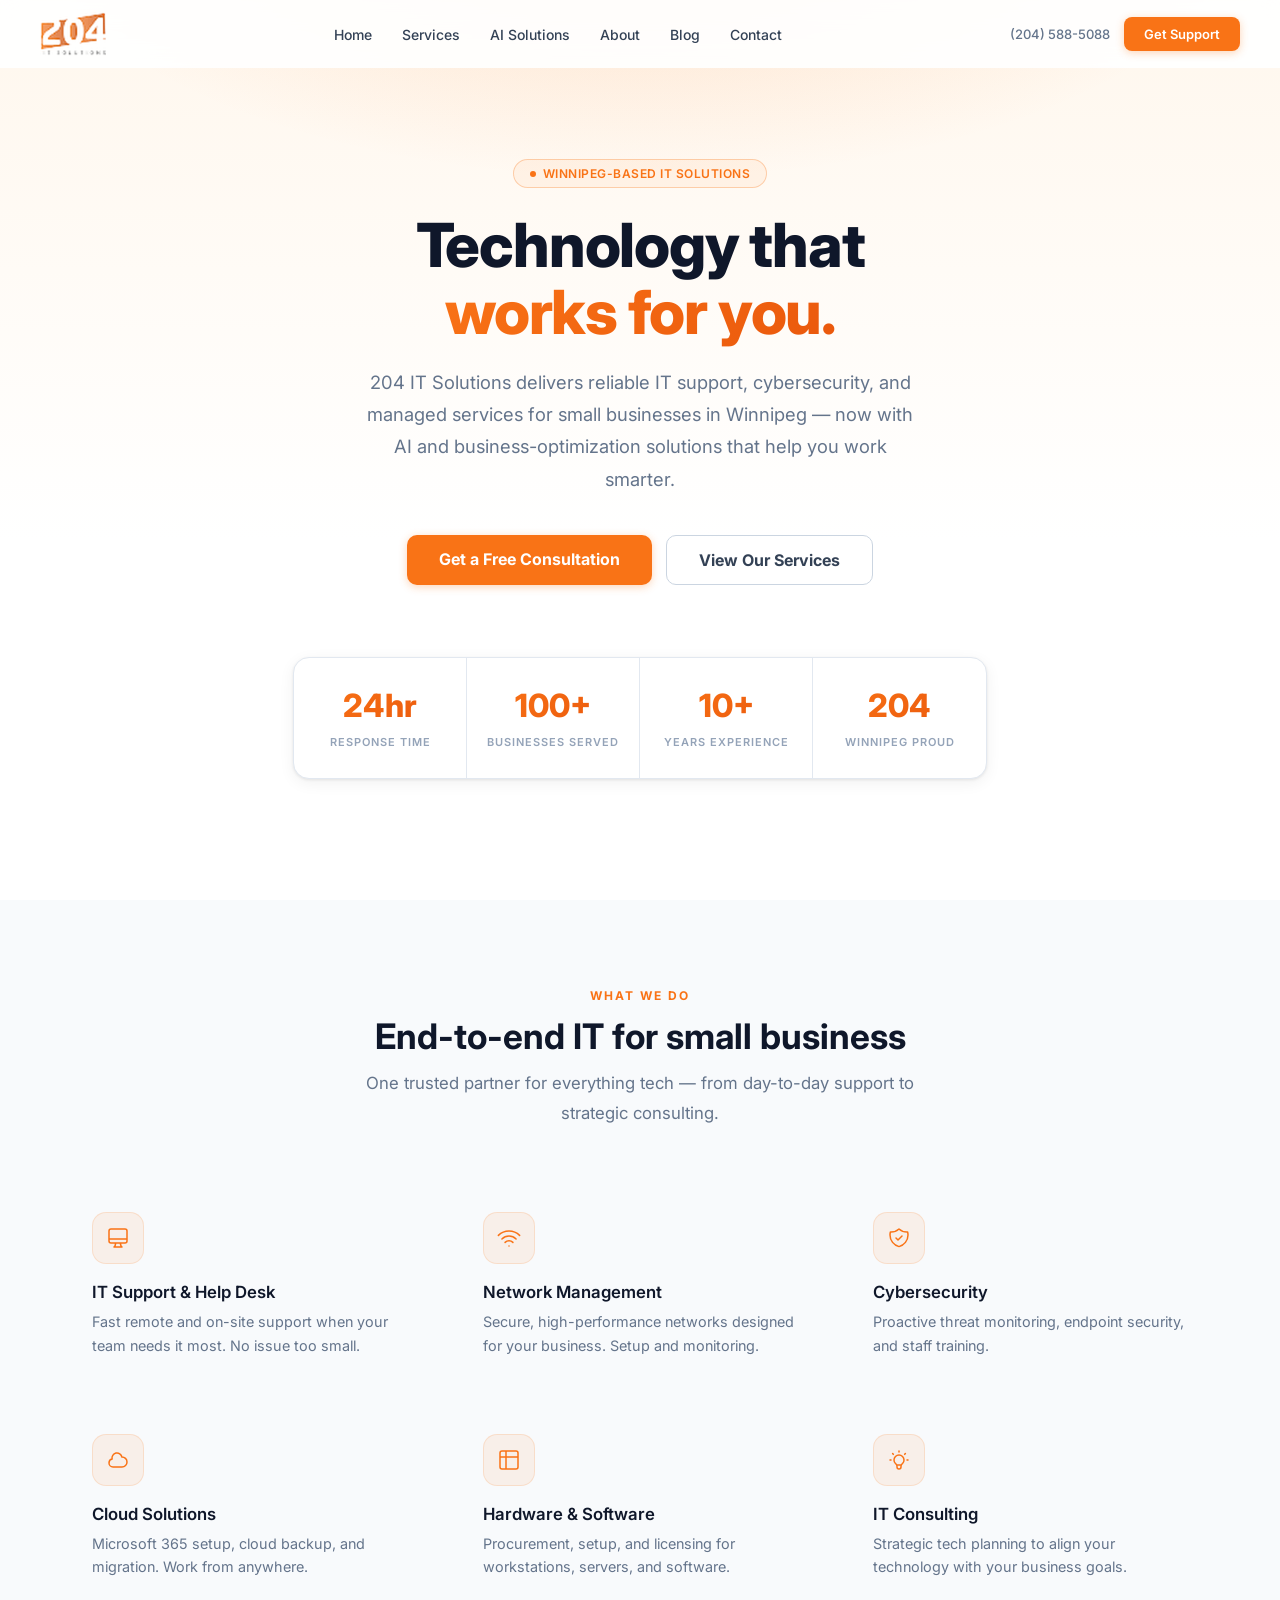
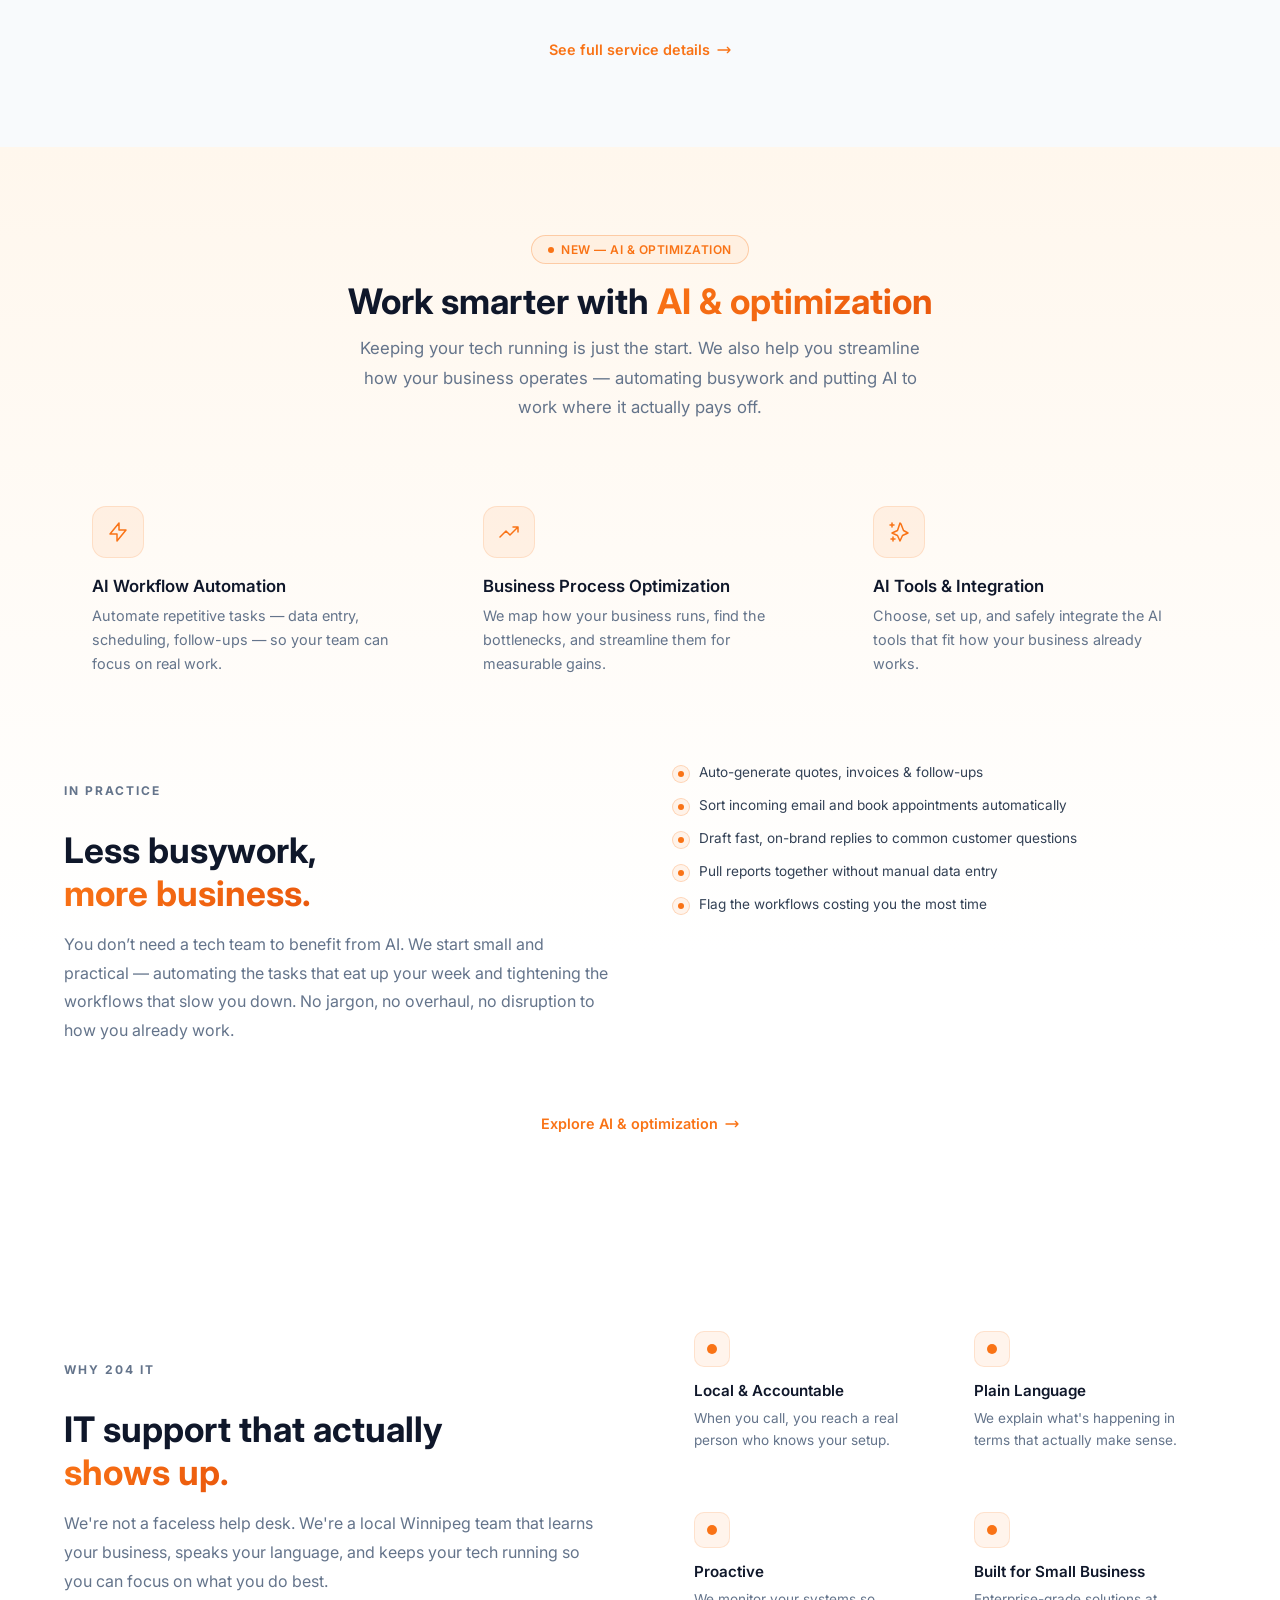
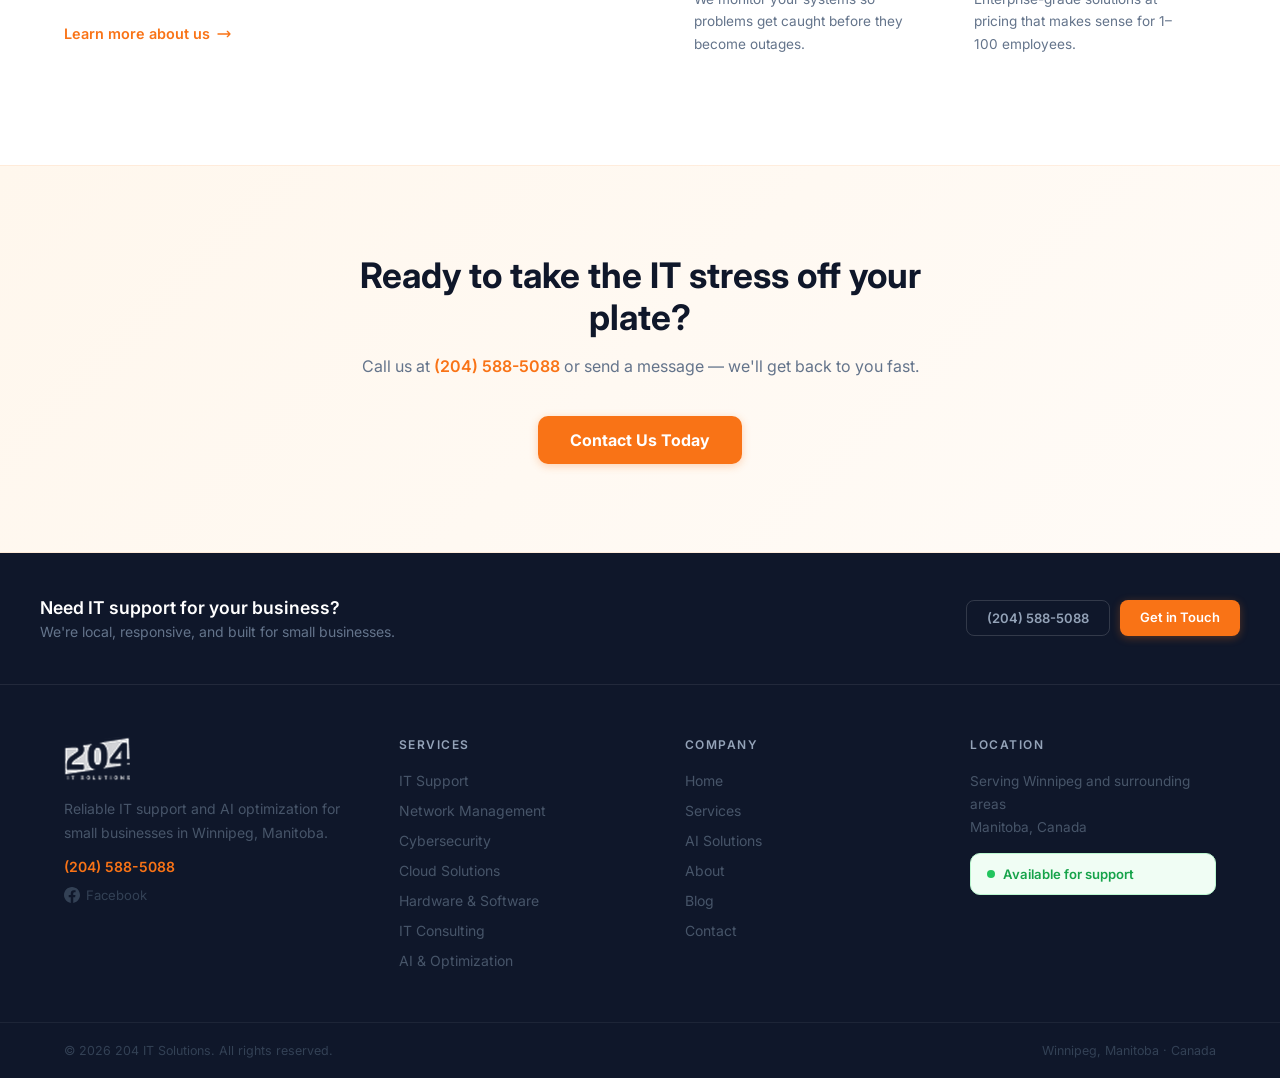
<file: index.html>
<!DOCTYPE html>
<html lang="en">
<head>
  <meta charset="UTF-8"/>
  <meta name="viewport" content="width=device-width, initial-scale=1.0"/>
  <title>204 IT Solutions | IT Support & Tech Services in Winnipeg</title>
  <meta name="description" content="204 IT Solutions delivers reliable IT support, managed services, and cybersecurity for small businesses in Winnipeg. Call (204) 588-5088."/>
  <meta name="keywords" content="IT support Winnipeg, managed IT services, small business IT, network setup, cybersecurity Winnipeg"/>
  <link rel="canonical" href="https://204it.ca/"/>
  <link rel="stylesheet" href="css/style.css"/>
</head>
<body>

<nav id="navbar">
  <div class="nav-inner">
    <a href="/" class="logo">
      <img src="[data-uri]" alt="204 IT Solutions" style="height:44px;width:auto;"/>
    </a>
    <ul class="nav-links">
      <li><a href="/">Home</a></li>
      <li><a href="services.html">Services</a></li><li><a href="services.html#ai">AI Solutions</a></li>
      <li><a href="about.html">About</a></li>
      <li><a href="blog/">Blog</a></li>
      <li><a href="contact.html">Contact</a></li>
    </ul>
    <div class="nav-cta">
      <a href="tel:2045885088" class="nav-phone">(204) 588-5088</a>
      <a href="contact.html" class="btn-primary">Get Support</a>
    </div>
    <button class="hamburger" id="hamburger" aria-label="Menu">
      <svg width="20" height="20" fill="none" stroke="currentColor" viewBox="0 0 24 24"><path stroke-linecap="round" stroke-linejoin="round" stroke-width="2" d="M4 6h16M4 12h16M4 18h16"/></svg>
    </button>
  </div>
</nav>
<div class="mobile-menu" id="mobile-menu">
  <ul>
    <li><a href="/">Home</a></li>
    <li><a href="services.html">Services</a></li><li><a href="services.html#ai">AI Solutions</a></li>
    <li><a href="about.html">About</a></li>
    <li><a href="blog/">Blog</a></li>
    <li><a href="contact.html">Contact</a></li>
    <li><a href="contact.html" class="mobile-cta-link">Get Support — (204) 588-5088</a></li>
  </ul>
</div>

<!-- HERO -->
<section class="hero dot-grid">
  <div class="absolute" style="position:absolute;inset:0;pointer-events:none;" class="glow-bg"></div>
  <div style="position:absolute;inset:0;background:radial-gradient(ellipse 80% 50% at 50% -10%,rgba(249,115,22,0.18) 0%,transparent 60%);pointer-events:none;"></div>
  <div class="hero-content">
    <div class="badge"><span class="badge-dot pulse"></span>Winnipeg-Based IT Solutions</div>
    <h1>Technology that<br><span class="gradient-text">works for you.</span></h1>
    <p class="sub">204 IT Solutions delivers reliable IT support, cybersecurity, and managed services for small businesses in Winnipeg — now with AI and business-optimization solutions that help you work smarter.</p>
    <div class="hero-btns">
      <a href="contact.html" class="btn-primary btn-large">Get a Free Consultation</a>
      <a href="services.html" class="btn-outline btn-large">View Our Services</a>
    </div>
    <div class="stats-row">
      <div class="stat"><span class="stat-val gradient-text">24hr</span><span class="stat-label">Response time</span></div>
      <div class="stat"><span class="stat-val gradient-text">100+</span><span class="stat-label">Businesses served</span></div>
      <div class="stat"><span class="stat-val gradient-text">10+</span><span class="stat-label">Years experience</span></div>
      <div class="stat"><span class="stat-val gradient-text">204</span><span class="stat-label">Winnipeg proud</span></div>
    </div>
  </div>
</section>

<!-- SERVICES -->
<section class="section section-alt">
  <div class="container">
    <div class="section-head">
      <p class="label">What We Do</p>
      <h2>End-to-end IT for small business</h2>
      <p class="sub" style="margin-top:12px;">One trusted partner for everything tech — from day-to-day support to strategic consulting.</p>
    </div>
    <div class="services-grid">
      <div class="glass svc-card">
        <div class="svc-icon"><svg fill="none" stroke="currentColor" viewBox="0 0 24 24"><path stroke-linecap="round" stroke-linejoin="round" stroke-width="1.5" d="M9.75 17L9 20l-1 1h8l-1-1-.75-3M3 13h18M5 17h14a2 2 0 002-2V5a2 2 0 00-2-2H5a2 2 0 00-2 2v10a2 2 0 002 2z"/></svg></div>
        <h3>IT Support & Help Desk</h3>
        <p>Fast remote and on-site support when your team needs it most. No issue too small.</p>
      </div>
      <div class="glass svc-card">
        <div class="svc-icon"><svg fill="none" stroke="currentColor" viewBox="0 0 24 24"><path stroke-linecap="round" stroke-linejoin="round" stroke-width="1.5" d="M8.111 16.404a5.5 5.5 0 017.778 0M12 20h.01m-7.08-7.071c3.904-3.905 10.236-3.905 14.141 0M1.394 9.393c5.857-5.857 15.355-5.857 21.213 0"/></svg></div>
        <h3>Network Management</h3>
        <p>Secure, high-performance networks designed for your business. Setup and monitoring.</p>
      </div>
      <div class="glass svc-card">
        <div class="svc-icon"><svg fill="none" stroke="currentColor" viewBox="0 0 24 24"><path stroke-linecap="round" stroke-linejoin="round" stroke-width="1.5" d="M9 12l2 2 4-4m5.618-4.016A11.955 11.955 0 0112 2.944a11.955 11.955 0 01-8.618 3.04A12.02 12.02 0 003 9c0 5.591 3.824 10.29 9 11.622 5.176-1.332 9-6.03 9-11.622 0-1.042-.133-2.052-.382-3.016z"/></svg></div>
        <h3>Cybersecurity</h3>
        <p>Proactive threat monitoring, endpoint security, and staff training.</p>
      </div>
      <div class="glass svc-card">
        <div class="svc-icon"><svg fill="none" stroke="currentColor" viewBox="0 0 24 24"><path stroke-linecap="round" stroke-linejoin="round" stroke-width="1.5" d="M3 15a4 4 0 004 4h9a5 5 0 10-.1-9.999 5.002 5.002 0 10-9.78 2.096A4.001 4.001 0 003 15z"/></svg></div>
        <h3>Cloud Solutions</h3>
        <p>Microsoft 365 setup, cloud backup, and migration. Work from anywhere.</p>
      </div>
      <div class="glass svc-card">
        <div class="svc-icon"><svg fill="none" stroke="currentColor" viewBox="0 0 24 24"><path stroke-linecap="round" stroke-linejoin="round" stroke-width="1.5" d="M9 3H5a2 2 0 00-2 2v4m6-6h10a2 2 0 012 2v4M9 3v18m0 0h10a2 2 0 002-2V9M9 21H5a2 2 0 01-2-2V9m0 0h18"/></svg></div>
        <h3>Hardware & Software</h3>
        <p>Procurement, setup, and licensing for workstations, servers, and software.</p>
      </div>
      <div class="glass svc-card">
        <div class="svc-icon"><svg fill="none" stroke="currentColor" viewBox="0 0 24 24"><path stroke-linecap="round" stroke-linejoin="round" stroke-width="1.5" d="M9.663 17h4.673M12 3v1m6.364 1.636l-.707.707M21 12h-1M4 12H3m3.343-5.657l-.707-.707m2.828 9.9a5 5 0 117.072 0l-.548.547A3.374 3.374 0 0014 18.469V19a2 2 0 11-4 0v-.531c0-.895-.356-1.754-.988-2.386l-.548-.547z"/></svg></div>
        <h3>IT Consulting</h3>
        <p>Strategic tech planning to align your technology with your business goals.</p>
      </div>
    </div>
    <div style="text-align:center;margin-top:32px;">
      <a href="services.html" class="text-link">See full service details <svg width="16" height="16" fill="none" stroke="currentColor" viewBox="0 0 24 24"><path stroke-linecap="round" stroke-linejoin="round" stroke-width="2" d="M17 8l4 4m0 0l-4 4m4-4H3"/></svg></a>
    </div>
  </div>
</section>


<!-- AI & OPTIMIZATION -->
<section class="section" id="ai-home" style="scroll-margin-top:90px;background:linear-gradient(180deg,#FFF7ED 0%,#FFFFFF 75%);">
  <div class="container">
    <div class="section-head">
      <div class="badge"><span class="badge-dot pulse"></span>New &mdash; AI &amp; Optimization</div>
      <h2 style="margin-top:16px;">Work smarter with <span class="gradient-text">AI &amp; optimization</span></h2>
      <p class="sub" style="margin-top:12px;">Keeping your tech running is just the start. We also help you streamline how your business operates &mdash; automating busywork and putting AI to work where it actually pays off.</p>
    </div>
    <div class="services-grid">
      <div class="glass svc-card"><div class="svc-icon"><svg fill="none" stroke="currentColor" viewBox="0 0 24 24"><path stroke-linecap="round" stroke-linejoin="round" stroke-width="1.5" d="M13 10V3L4 14h7v7l9-11h-7z"/></svg></div><h3>AI Workflow Automation</h3><p>Automate repetitive tasks &mdash; data entry, scheduling, follow-ups &mdash; so your team can focus on real work.</p></div>
      <div class="glass svc-card"><div class="svc-icon"><svg fill="none" stroke="currentColor" viewBox="0 0 24 24"><path stroke-linecap="round" stroke-linejoin="round" stroke-width="1.5" d="M3 17l6-6 4 4 8-8m0 0h-5m5 0v5"/></svg></div><h3>Business Process Optimization</h3><p>We map how your business runs, find the bottlenecks, and streamline them for measurable gains.</p></div>
      <div class="glass svc-card"><div class="svc-icon"><svg fill="none" stroke="currentColor" viewBox="0 0 24 24"><path stroke-linecap="round" stroke-linejoin="round" stroke-width="1.5" d="M5 3v4M3 5h4M6 17v4m-2-2h4m6-15l2.5 6.5L21 13l-5.5 2.5L13 21l-2.5-5.5L5 13l5.5-2.5L13 3z"/></svg></div><h3>AI Tools &amp; Integration</h3><p>Choose, set up, and safely integrate the AI tools that fit how your business already works.</p></div>
    </div>
    <div class="why-grid" style="margin-top:60px;align-items:start;">
      <div class="why-text">
        <p class="label">In practice</p>
        <h2 style="margin-bottom:8px;">Less busywork,<br><span class="gradient-text">more business.</span></h2>
        <p>You don&rsquo;t need a tech team to benefit from AI. We start small and practical &mdash; automating the tasks that eat up your week and tightening the workflows that slow you down. No jargon, no overhaul, no disruption to how you already work.</p>
      </div>
      <div>
        <ul class="feature-list" style="grid-template-columns:1fr;gap:14px;">
          <li><span class="feature-dot"><span></span></span>Auto-generate quotes, invoices &amp; follow-ups</li>
          <li><span class="feature-dot"><span></span></span>Sort incoming email and book appointments automatically</li>
          <li><span class="feature-dot"><span></span></span>Draft fast, on-brand replies to common customer questions</li>
          <li><span class="feature-dot"><span></span></span>Pull reports together without manual data entry</li>
          <li><span class="feature-dot"><span></span></span>Flag the workflows costing you the most time</li>
        </ul>
      </div>
    </div>
    <div style="text-align:center;margin-top:40px;"><a href="services.html#ai" class="text-link">Explore AI &amp; optimization <svg width="16" height="16" fill="none" stroke="currentColor" viewBox="0 0 24 24"><path stroke-linecap="round" stroke-linejoin="round" stroke-width="2" d="M17 8l4 4m0 0l-4 4m4-4H3"/></svg></a></div>
  </div>
</section>

<!-- WHY US -->
<section class="section">
  <div class="container">
    <div class="why-grid">
      <div class="why-text">
        <p class="label">Why 204 IT</p>
        <h2>IT support that actually<br><span class="gradient-text">shows up.</span></h2>
        <p>We're not a faceless help desk. We're a local Winnipeg team that learns your business, speaks your language, and keeps your tech running so you can focus on what you do best.</p>
        <a href="about.html" class="text-link">Learn more about us <svg width="16" height="16" fill="none" stroke="currentColor" viewBox="0 0 24 24"><path stroke-linecap="round" stroke-linejoin="round" stroke-width="2" d="M17 8l4 4m0 0l-4 4m4-4H3"/></svg></a>
      </div>
      <div class="why-cards">
        <div class="glass why-card"><div class="why-dot"><span></span></div><h4>Local & Accountable</h4><p>When you call, you reach a real person who knows your setup.</p></div>
        <div class="glass why-card"><div class="why-dot"><span></span></div><h4>Plain Language</h4><p>We explain what's happening in terms that actually make sense.</p></div>
        <div class="glass why-card"><div class="why-dot"><span></span></div><h4>Proactive</h4><p>We monitor your systems so problems get caught before they become outages.</p></div>
        <div class="glass why-card"><div class="why-dot"><span></span></div><h4>Built for Small Business</h4><p>Enterprise-grade solutions at pricing that makes sense for 1–100 employees.</p></div>
      </div>
    </div>
  </div>
</section>

<!-- CTA BAND -->
<section class="section section-alt cta-band">
  <div class="container">
    <div class="cta-band-inner">
      <h2>Ready to take the IT stress off your plate?</h2>
      <p>Call us at <a href="tel:2045885088">(204) 588-5088</a> or send a message — we'll get back to you fast.</p>
      <div class="btn-row">
        <a href="contact.html" class="btn-primary btn-large">Contact Us Today</a>
      </div>
    </div>
  </div>
</section>

<!-- FOOTER -->
<footer>
  <div class="footer-cta">
    <div class="footer-cta-inner">
      <div><h3>Need IT support for your business?</h3><p>We're local, responsive, and built for small businesses.</p></div>
      <div class="footer-cta-btns">
        <a href="tel:2045885088" class="btn-outline">(204) 588-5088</a>
        <a href="contact.html" class="btn-primary">Get in Touch</a>
      </div>
    </div>
  </div>
  <div class="footer-main">
    <div class="footer-brand">
      <a href="/" class="logo"><img src="[data-uri]" alt="204 IT Solutions" style="height:44px;width:auto;"/></a>
      <p>Reliable IT support and AI optimization for small businesses in Winnipeg, Manitoba.</p>
      <a href="tel:2045885088" class="footer-phone">(204) 588-5088</a>
      <a href="https://www.facebook.com/204IT" target="_blank" rel="noopener" class="fb-link" style="margin-top:12px;">
        <svg width="16" height="16" fill="currentColor" viewBox="0 0 24 24"><path d="M24 12.073c0-6.627-5.373-12-12-12s-12 5.373-12 12c0 5.99 4.388 10.954 10.125 11.854v-8.385H7.078v-3.47h3.047V9.43c0-3.007 1.792-4.669 4.533-4.669 1.312 0 2.686.235 2.686.235v2.953H15.83c-1.491 0-1.956.925-1.956 1.874v2.25h3.328l-.532 3.47h-2.796v8.385C19.612 23.027 24 18.062 24 12.073z"/></svg>
        Facebook
      </a>
    </div>
    <div class="footer-col"><h5>Services</h5><ul><li><a href="services.html">IT Support</a></li><li><a href="services.html">Network Management</a></li><li><a href="services.html">Cybersecurity</a></li><li><a href="services.html">Cloud Solutions</a></li><li><a href="services.html">Hardware & Software</a></li><li><a href="services.html">IT Consulting</a></li><li><a href="services.html#ai">AI &amp; Optimization</a></li></ul></div>
    <div class="footer-col"><h5>Company</h5><ul><li><a href="/">Home</a></li><li><a href="services.html">Services</a></li><li><a href="services.html#ai">AI Solutions</a></li><li><a href="about.html">About</a></li><li><a href="blog/">Blog</a></li><li><a href="contact.html">Contact</a></li></ul></div>
    <div class="footer-col"><h5>Location</h5><p style="color:#475569;font-size:.85rem;line-height:1.7;">Serving Winnipeg and surrounding areas<br>Manitoba, Canada</p><div class="status-bar" style="margin-top:14px;"><div class="green-dot"></div><span class="status-text">Available for support</span></div></div>
  </div>
  <div class="footer-bottom"><div class="footer-bottom-inner"><p>© <span id="yr"></span> 204 IT Solutions. All rights reserved.</p><p>Winnipeg, Manitoba · Canada</p></div></div>
</footer>

<script src="js/main.js"></script>
<script>document.getElementById('yr').textContent = new Date().getFullYear();</script>
</body>
</html>
</file>
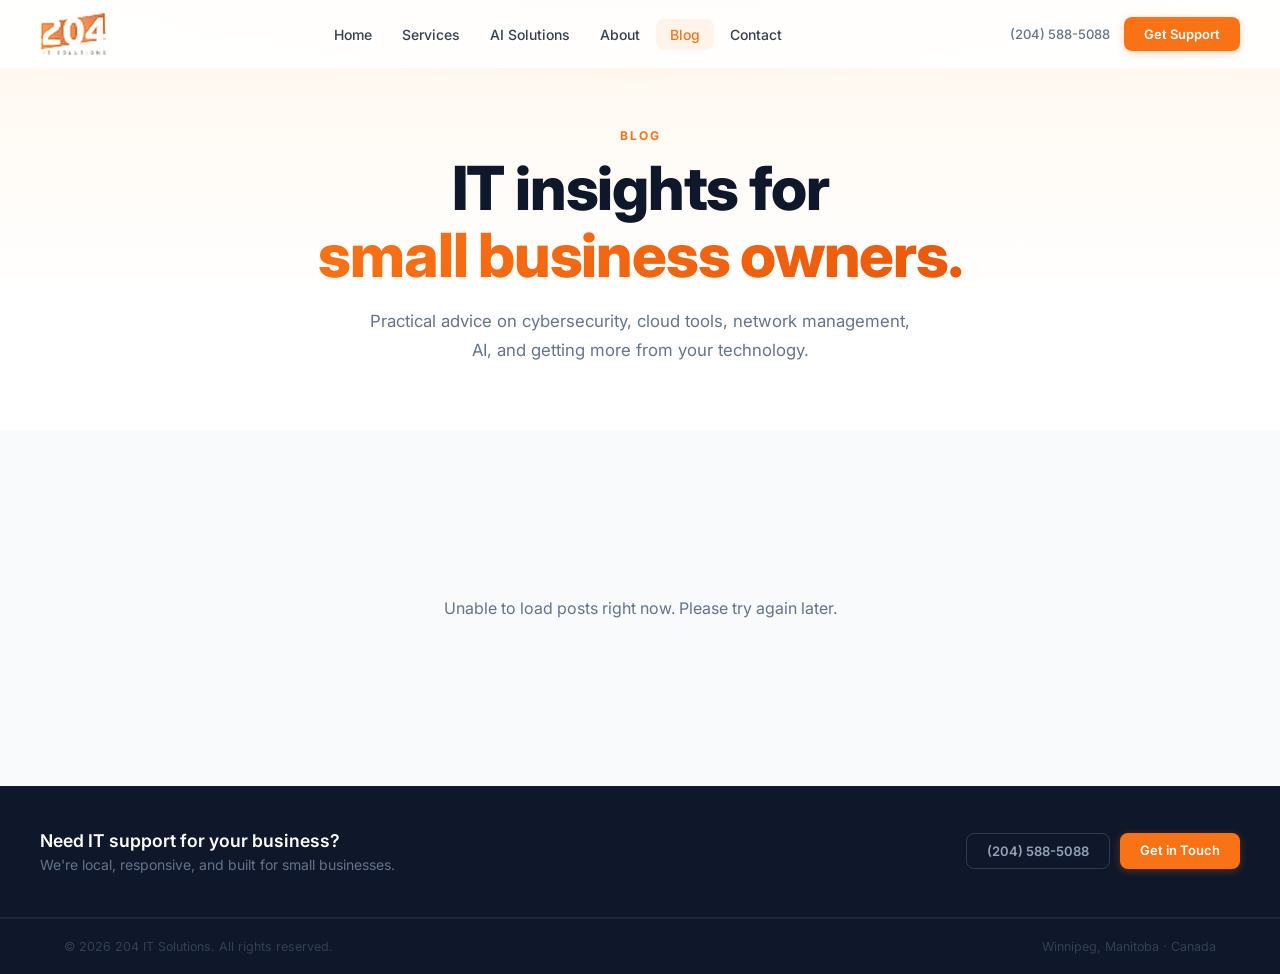
<file: blog/index.html>
<!DOCTYPE html>
<html lang="en">
<head>
  <meta charset="UTF-8"/>
  <meta name="viewport" content="width=device-width, initial-scale=1.0"/>
  <title>IT Blog — Tips & Insights | 204 IT Solutions</title>
  <meta name="description" content="Practical IT tips, cybersecurity advice, and tech guides for small businesses in Winnipeg from 204 IT Solutions."/>
  <link rel="stylesheet" href="../css/style.css"/>
</head>
<body>

<nav id="navbar">
  <div class="nav-inner">
    <a href="../" class="logo"><img src="[data-uri]" alt="204 IT Solutions" style="height:44px;width:auto;"/></a>
    <ul class="nav-links">
      <li><a href="../">Home</a></li>
      <li><a href="../services.html">Services</a></li><li><a href="services.html#ai">AI Solutions</a></li>
      <li><a href="../about.html">About</a></li>
      <li><a href="../blog/" class="active">Blog</a></li>
      <li><a href="../contact.html">Contact</a></li>
    </ul>
    <div class="nav-cta">
      <a href="tel:2045885088" class="nav-phone">(204) 588-5088</a>
      <a href="../contact.html" class="btn-primary">Get Support</a>
    </div>
    <button class="hamburger" id="hamburger"><svg width="20" height="20" fill="none" stroke="currentColor" viewBox="0 0 24 24"><path stroke-linecap="round" stroke-linejoin="round" stroke-width="2" d="M4 6h16M4 12h16M4 18h16"/></svg></button>
  </div>
</nav>
<div class="mobile-menu" id="mobile-menu">
  <ul>
    <li><a href="../">Home</a></li><li><a href="../services.html">Services</a></li><li><a href="services.html#ai">AI Solutions</a></li><li><a href="../about.html">About</a></li><li><a href="../blog/" class="active">Blog</a></li><li><a href="../contact.html">Contact</a></li>
    <li><a href="../contact.html" class="mobile-cta-link">Get Support — (204) 588-5088</a></li>
  </ul>
</div>

<section class="page-header dot-grid" style="position:relative;overflow:hidden;">
  <div style="position:absolute;inset:0;background:radial-gradient(ellipse 80% 50% at 50% -10%,rgba(249,115,22,0.15) 0%,transparent 60%);pointer-events:none;"></div>
  <div class="container" style="position:relative;">
    <p class="label">Blog</p>
    <h1>IT insights for<br><span class="gradient-text">small business owners.</span></h1>
    <p class="sub" style="margin-top:12px;">Practical advice on cybersecurity, cloud tools, network management, AI, and getting more from your technology.</p>
  </div>
</section>

<section class="section section-alt">
  <div class="container">
    <div id="blog-container">
      <div class="loading"><div class="spinner"></div><p>Loading posts…</p></div>
    </div>
  </div>
</section>

<footer>
  <div class="footer-cta"><div class="footer-cta-inner"><div><h3>Need IT support for your business?</h3><p>We're local, responsive, and built for small businesses.</p></div><div class="footer-cta-btns"><a href="tel:2045885088" class="btn-outline">(204) 588-5088</a><a href="../contact.html" class="btn-primary">Get in Touch</a></div></div></div>
  <div class="footer-bottom"><div class="footer-bottom-inner"><p>© <span id="yr"></span> 204 IT Solutions. All rights reserved.</p><p>Winnipeg, Manitoba · Canada</p></div></div>
</footer>

<script src="../js/main.js"></script>
<script>document.getElementById('yr').textContent = new Date().getFullYear();</script>

<!-- ── SUPABASE BLOG LOADER ── -->
<script type="module">
  // ─────────────────────────────────────────────
  // REPLACE these two values with your own:
  const SUPABASE_URL  = 'https://cvxbbblnawbhuxgidkyq.supabase.co';
  const SUPABASE_ANON = 'eyJhbGciOiJIUzI1NiIsInR5cCI6IkpXVCJ9.eyJpc3MiOiJzdXBhYmFzZSIsInJlZiI6ImN2eGJiYmxuYXdiaHV4Z2lka3lxIiwicm9sZSI6ImFub24iLCJpYXQiOjE3ODAzNTAwOTIsImV4cCI6MjA5NTkyNjA5Mn0.YfHeOBTicdztJDmSU3sk0B9mzdnNeuIkXaA0Z-r9hmk';
  // ─────────────────────────────────────────────

  const container = document.getElementById('blog-container');

  function formatDate(iso) {
    return new Date(iso).toLocaleDateString('en-CA', { year:'numeric', month:'long', day:'numeric' });
  }
  function readTime(wc) {
    if (!wc) return '3 min read';
    return Math.max(1, Math.ceil(wc / 220)) + ' min read';
  }
  function excerpt(md, max = 160) {
    if (!md) return '';
    const plain = md.replace(/#{1,6}\s+/g,'').replace(/\*\*(.+?)\*\*/g,'$1').replace(/\*(.+?)\*/g,'$1').replace(/\[(.+?)\]\(.+?\)/g,'$1').replace(/`(.+?)`/g,'$1').replace(/\n+/g,' ').trim();
    return plain.length > max ? plain.slice(0, max) + '…' : plain;
  }

  async function loadPosts() {
    if (SUPABASE_URL === 'YOUR_SUPABASE_URL') {
      container.innerHTML = `<div class="empty-state"><div class="empty-icon"><svg fill="none" stroke="currentColor" viewBox="0 0 24 24"><path stroke-linecap="round" stroke-linejoin="round" stroke-width="1.5" d="M12 9v2m0 4h.01m-6.938 4h13.856c1.54 0 2.502-1.667 1.732-3L13.732 4c-.77-1.333-2.694-1.333-3.464 0L3.34 16c-.77 1.333.192 3 1.732 3z"/></svg></div><h3 style="margin-bottom:8px;">Setup required</h3><p style="color:#64748b;font-size:.9rem;">Add your Supabase credentials to blog/index.html to load posts.</p></div>`;
      return;
    }

    try {
      // Get it204 business id
      const bizRes = await fetch(`${SUPABASE_URL}/rest/v1/businesses?slug=eq.it204&select=id`, {
        headers: { 'apikey': SUPABASE_ANON, 'Authorization': `Bearer ${SUPABASE_ANON}` }
      });
      const bizData = await bizRes.json();
      if (!bizData.length) throw new Error('Business not found');
      const bizId = bizData[0].id;

      // Get published posts
      const res = await fetch(
        `${SUPABASE_URL}/rest/v1/blog_posts?business_id=eq.${bizId}&status=eq.published&select=id,title,primary_keyword,content,word_count,created_at&order=created_at.desc`,
        { headers: { 'apikey': SUPABASE_ANON, 'Authorization': `Bearer ${SUPABASE_ANON}` } }
      );
      const posts = await res.json();

      if (!posts.length) {
        container.innerHTML = `<div class="empty-state"><div class="empty-icon"><svg fill="none" stroke="currentColor" viewBox="0 0 24 24"><path stroke-linecap="round" stroke-linejoin="round" stroke-width="1.5" d="M9 12h6m-6 4h6m2 5H7a2 2 0 01-2-2V5a2 2 0 012-2h5.586a1 1 0 01.707.293l5.414 5.414a1 1 0 01.293.707V19a2 2 0 01-2 2z"/></svg></div><h3 style="margin-bottom:8px;">Posts coming soon</h3><p style="color:#64748b;font-size:.9rem;max-width:340px;margin:0 auto;">Our team is working on helpful IT guides for Winnipeg small businesses. Check back soon.</p></div>`;
        return;
      }

      container.innerHTML = `<div class="blog-grid">${posts.map(p => `
        <a href="post.html?id=${p.id}" class="glass blog-card" style="text-decoration:none;">
          ${p.primary_keyword ? `<span class="kw-badge"><span class="kw-dot"></span>${p.primary_keyword}</span>` : ''}
          <h3>${p.title}</h3>
          <p class="excerpt">${excerpt(p.content)}</p>
          <div class="blog-meta">
            <span class="blog-date">${formatDate(p.created_at)}</span>
            <span class="read-link">${readTime(p.word_count)} <svg width="12" height="12" fill="none" stroke="currentColor" viewBox="0 0 24 24"><path stroke-linecap="round" stroke-linejoin="round" stroke-width="2" d="M9 5l7 7-7 7"/></svg></span>
          </div>
        </a>`).join('')}</div>`;
    } catch(e) {
      container.innerHTML = `<div class="empty-state"><p style="color:#64748b;">Unable to load posts right now. Please try again later.</p></div>`;
    }
  }

  loadPosts();
</script>
</body>
</html>
</file>
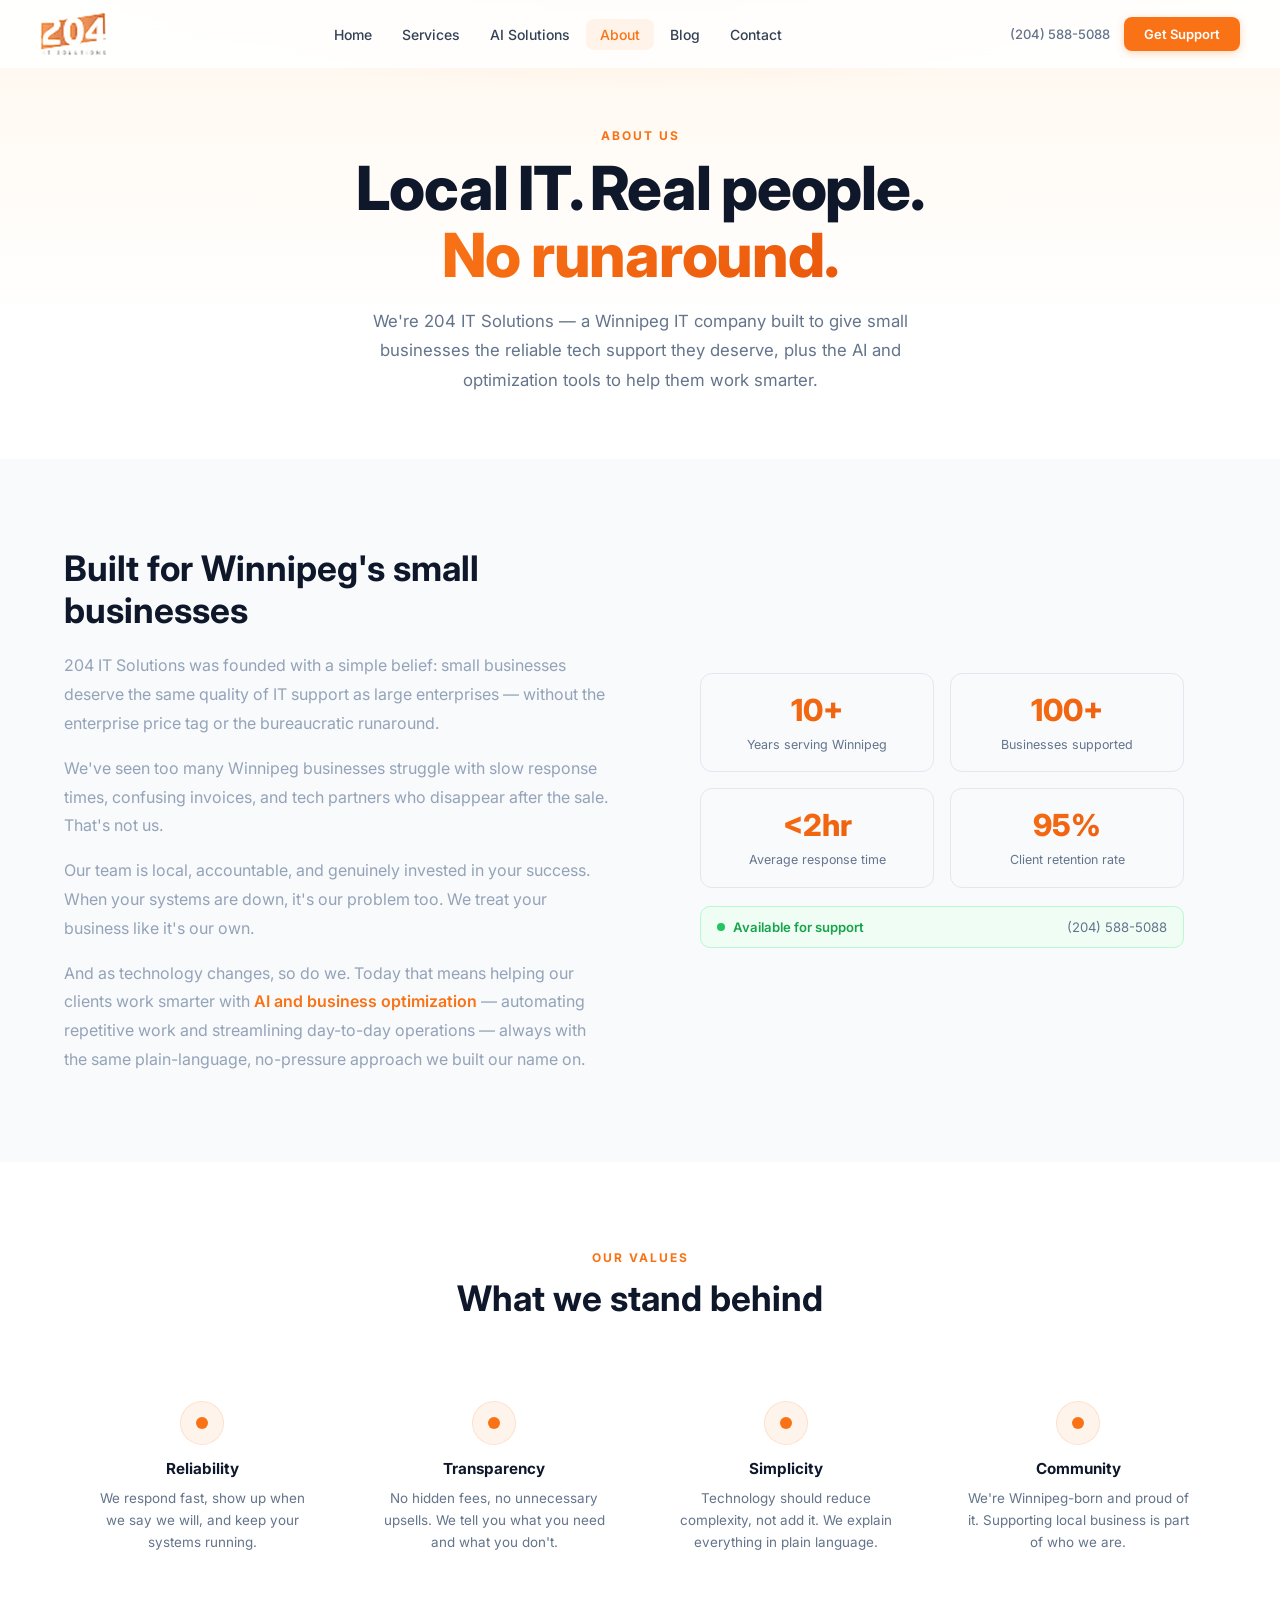
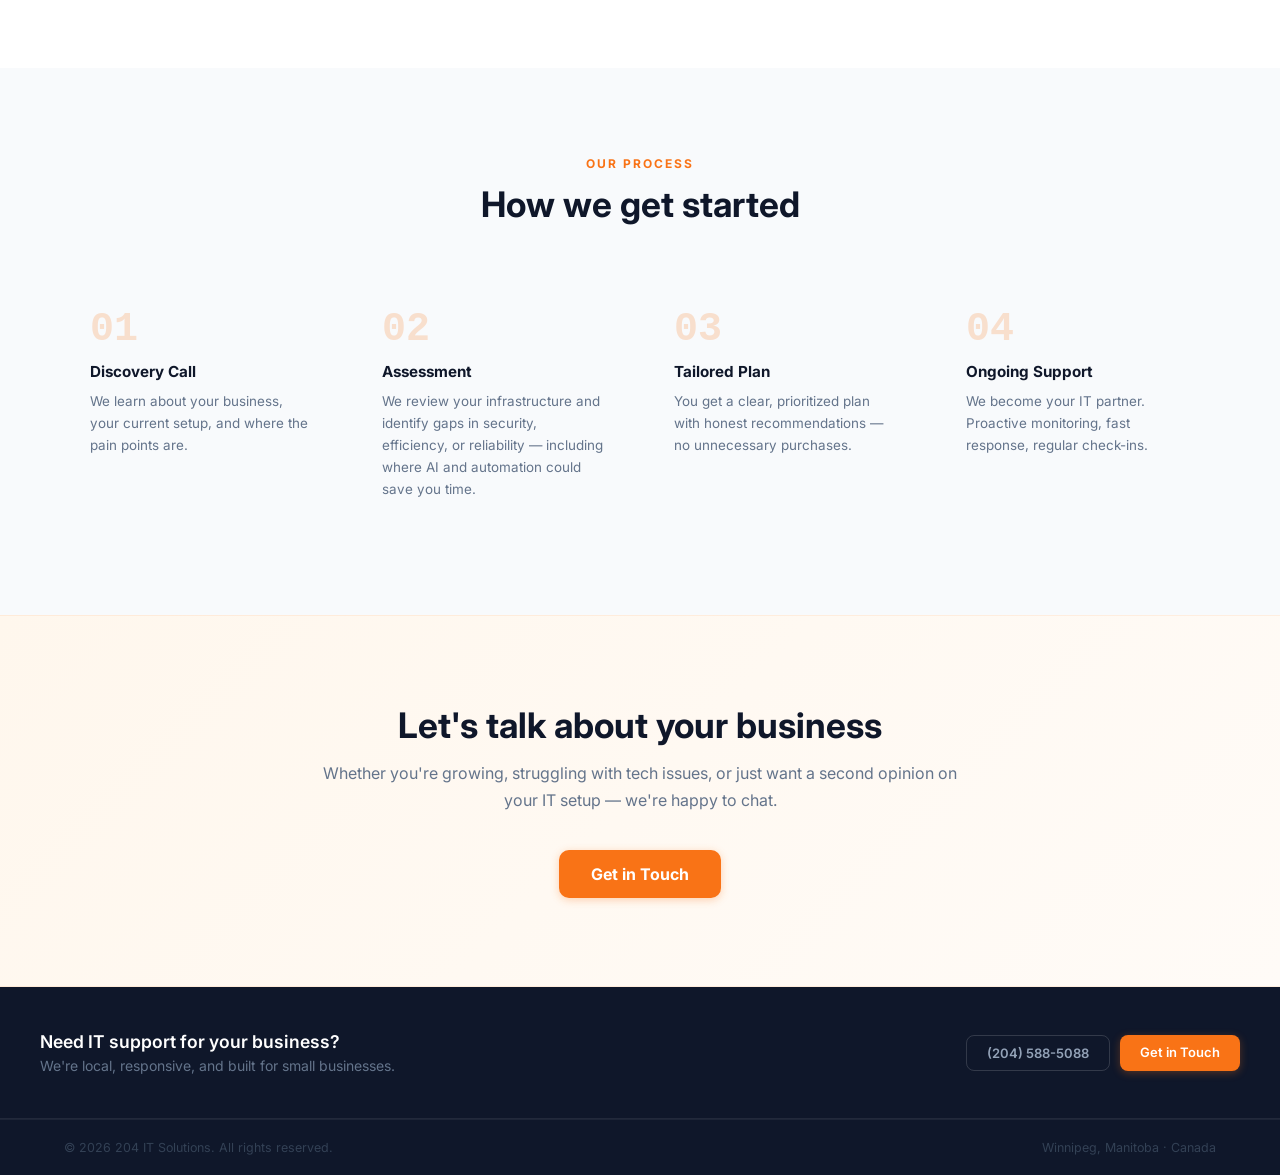
<file: about.html>
<!DOCTYPE html>
<html lang="en">
<head>
  <meta charset="UTF-8"/>
  <meta name="viewport" content="width=device-width, initial-scale=1.0"/>
  <title>About Us | 204 IT Solutions</title>
  <meta name="description" content="204 IT Solutions is a Winnipeg-based IT company helping small businesses get reliable, affordable technology support."/>
  <link rel="stylesheet" href="css/style.css"/>
</head>
<body>
<nav id="navbar"><div class="nav-inner"><a href="/" class="logo"><img src="[data-uri]" alt="204 IT Solutions" style="height:44px;width:auto;"/></a><ul class="nav-links"><li><a href="/">Home</a></li><li><a href="services.html">Services</a></li><li><a href="services.html#ai">AI Solutions</a></li><li><a href="about.html" class="active">About</a></li><li><a href="blog/">Blog</a></li><li><a href="contact.html">Contact</a></li></ul><div class="nav-cta"><a href="tel:2045885088" class="nav-phone">(204) 588-5088</a><a href="contact.html" class="btn-primary">Get Support</a></div><button class="hamburger" id="hamburger"><svg width="20" height="20" fill="none" stroke="currentColor" viewBox="0 0 24 24"><path stroke-linecap="round" stroke-linejoin="round" stroke-width="2" d="M4 6h16M4 12h16M4 18h16"/></svg></button></div></nav>
<div class="mobile-menu" id="mobile-menu"><ul><li><a href="/">Home</a></li><li><a href="services.html">Services</a></li><li><a href="services.html#ai">AI Solutions</a></li><li><a href="about.html" class="active">About</a></li><li><a href="blog/">Blog</a></li><li><a href="contact.html">Contact</a></li><li><a href="contact.html" class="mobile-cta-link">Get Support — (204) 588-5088</a></li></ul></div>

<section class="page-header dot-grid" style="position:relative;overflow:hidden;">
  <div style="position:absolute;inset:0;background:radial-gradient(ellipse 80% 50% at 50% -10%,rgba(249,115,22,0.15) 0%,transparent 60%);pointer-events:none;"></div>
  <div class="container" style="position:relative;">
    <p class="label">About Us</p>
    <h1>Local IT. Real people.<br><span class="gradient-text">No runaround.</span></h1>
    <p class="sub" style="margin-top:12px;">We're 204 IT Solutions — a Winnipeg IT company built to give small businesses the reliable tech support they deserve, plus the AI and optimization tools to help them work smarter.</p>
  </div>
</section>

<section class="section section-alt">
  <div class="container">
    <div class="about-grid">
      <div>
        <h2 style="margin-bottom:20px;">Built for Winnipeg's small businesses</h2>
        <p style="color:#94a3b8;line-height:1.8;margin-bottom:16px;">204 IT Solutions was founded with a simple belief: small businesses deserve the same quality of IT support as large enterprises — without the enterprise price tag or the bureaucratic runaround.</p>
        <p style="color:#94a3b8;line-height:1.8;margin-bottom:16px;">We've seen too many Winnipeg businesses struggle with slow response times, confusing invoices, and tech partners who disappear after the sale. That's not us.</p>
        <p style="color:#94a3b8;line-height:1.8;">Our team is local, accountable, and genuinely invested in your success. When your systems are down, it's our problem too. We treat your business like it's our own.</p>
        <p style="color:#94a3b8;line-height:1.8;margin-top:16px;">And as technology changes, so do we. Today that means helping our clients work smarter with <strong style="color:var(--orange);font-weight:600;">AI and business optimization</strong> &mdash; automating repetitive work and streamlining day-to-day operations &mdash; always with the same plain-language, no-pressure approach we built our name on.</p>
      </div>
      <div class="glass about-stats-card">
        <div class="about-stat-grid">
          <div class="about-stat"><span class="val gradient-text">10+</span><span class="lbl">Years serving Winnipeg</span></div>
          <div class="about-stat"><span class="val gradient-text">100+</span><span class="lbl">Businesses supported</span></div>
          <div class="about-stat"><span class="val gradient-text">&lt;2hr</span><span class="lbl">Average response time</span></div>
          <div class="about-stat"><span class="val gradient-text">95%</span><span class="lbl">Client retention rate</span></div>
        </div>
        <div class="status-bar"><div class="green-dot"></div><span class="status-text">Available for support</span><a href="tel:2045885088" class="status-phone">(204) 588-5088</a></div>
      </div>
    </div>
  </div>
</section>

<section class="section">
  <div class="container">
    <div class="section-head"><p class="label">Our Values</p><h2>What we stand behind</h2></div>
    <div class="values-grid">
      <div class="glass value-card"><div class="value-icon"><span></span></div><h4>Reliability</h4><p>We respond fast, show up when we say we will, and keep your systems running.</p></div>
      <div class="glass value-card"><div class="value-icon"><span></span></div><h4>Transparency</h4><p>No hidden fees, no unnecessary upsells. We tell you what you need and what you don't.</p></div>
      <div class="glass value-card"><div class="value-icon"><span></span></div><h4>Simplicity</h4><p>Technology should reduce complexity, not add it. We explain everything in plain language.</p></div>
      <div class="glass value-card"><div class="value-icon"><span></span></div><h4>Community</h4><p>We're Winnipeg-born and proud of it. Supporting local business is part of who we are.</p></div>
    </div>
  </div>
</section>

<section class="section section-alt">
  <div class="container">
    <div class="section-head"><p class="label">Our Process</p><h2>How we get started</h2></div>
    <div class="process-grid">
      <div class="glass process-card"><span class="step-num">01</span><h4>Discovery Call</h4><p>We learn about your business, your current setup, and where the pain points are.</p></div>
      <div class="glass process-card"><span class="step-num">02</span><h4>Assessment</h4><p>We review your infrastructure and identify gaps in security, efficiency, or reliability — including where AI and automation could save you time.</p></div>
      <div class="glass process-card"><span class="step-num">03</span><h4>Tailored Plan</h4><p>You get a clear, prioritized plan with honest recommendations — no unnecessary purchases.</p></div>
      <div class="glass process-card"><span class="step-num">04</span><h4>Ongoing Support</h4><p>We become your IT partner. Proactive monitoring, fast response, regular check-ins.</p></div>
    </div>
  </div>
</section>

<section class="section cta-band">
  <div class="container"><div class="cta-band-inner">
    <h2>Let's talk about your business</h2>
    <p>Whether you're growing, struggling with tech issues, or just want a second opinion on your IT setup — we're happy to chat.</p>
    <div class="btn-row"><a href="contact.html" class="btn-primary btn-large">Get in Touch</a></div>
  </div></div>
</section>

<footer>
  <div class="footer-cta"><div class="footer-cta-inner"><div><h3>Need IT support for your business?</h3><p>We're local, responsive, and built for small businesses.</p></div><div class="footer-cta-btns"><a href="tel:2045885088" class="btn-outline">(204) 588-5088</a><a href="contact.html" class="btn-primary">Get in Touch</a></div></div></div>
  <div class="footer-bottom"><div class="footer-bottom-inner"><p>© <span id="yr"></span> 204 IT Solutions. All rights reserved.</p><p>Winnipeg, Manitoba · Canada</p></div></div>
</footer>
<script src="js/main.js"></script>
<script>document.getElementById('yr').textContent = new Date().getFullYear();</script>
</body>
</html>
</file>
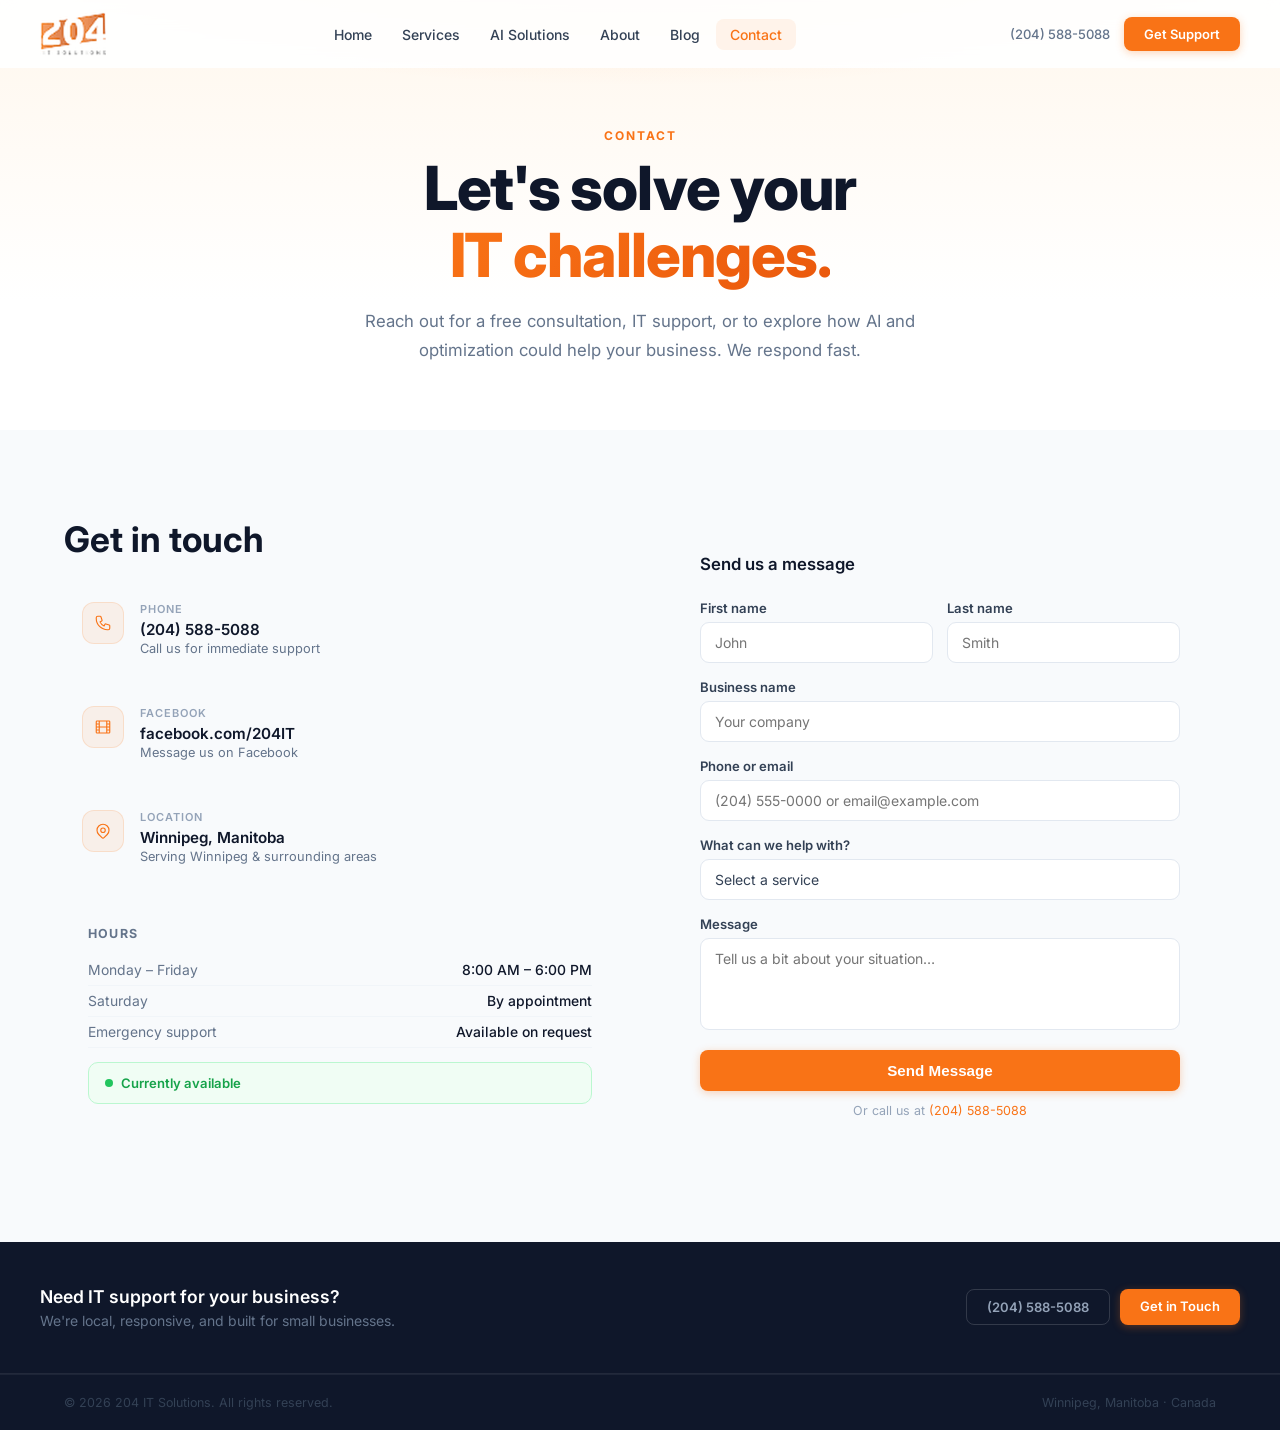
<file: contact.html>
<!DOCTYPE html>
<html lang="en">
<head>
  <meta charset="UTF-8"/>
  <meta name="viewport" content="width=device-width, initial-scale=1.0"/>
  <title>Contact Us | 204 IT Solutions</title>
  <meta name="description" content="Get in touch with 204 IT Solutions. Call (204) 588-5088 or message us for IT support and tech services in Winnipeg."/>
  <link rel="stylesheet" href="css/style.css"/>
</head>
<body>
<nav id="navbar"><div class="nav-inner"><a href="/" class="logo"><img src="[data-uri]" alt="204 IT Solutions" style="height:44px;width:auto;"/></a><ul class="nav-links"><li><a href="/">Home</a></li><li><a href="services.html">Services</a></li><li><a href="services.html#ai">AI Solutions</a></li><li><a href="about.html">About</a></li><li><a href="blog/">Blog</a></li><li><a href="contact.html" class="active">Contact</a></li></ul><div class="nav-cta"><a href="tel:2045885088" class="nav-phone">(204) 588-5088</a><a href="contact.html" class="btn-primary">Get Support</a></div><button class="hamburger" id="hamburger"><svg width="20" height="20" fill="none" stroke="currentColor" viewBox="0 0 24 24"><path stroke-linecap="round" stroke-linejoin="round" stroke-width="2" d="M4 6h16M4 12h16M4 18h16"/></svg></button></div></nav>
<div class="mobile-menu" id="mobile-menu"><ul><li><a href="/">Home</a></li><li><a href="services.html">Services</a></li><li><a href="services.html#ai">AI Solutions</a></li><li><a href="about.html">About</a></li><li><a href="blog/">Blog</a></li><li><a href="contact.html" class="active">Contact</a></li><li><a href="contact.html" class="mobile-cta-link">Get Support — (204) 588-5088</a></li></ul></div>

<section class="page-header dot-grid" style="position:relative;overflow:hidden;">
  <div style="position:absolute;inset:0;background:radial-gradient(ellipse 80% 50% at 50% -10%,rgba(249,115,22,0.15) 0%,transparent 60%);pointer-events:none;"></div>
  <div class="container" style="position:relative;">
    <p class="label">Contact</p>
    <h1>Let's solve your<br><span class="gradient-text">IT challenges.</span></h1>
    <p class="sub" style="margin-top:12px;">Reach out for a free consultation, IT support, or to explore how AI and optimization could help your business. We respond fast.</p>
  </div>
</section>

<section class="section section-alt">
  <div class="container">
    <div class="contact-grid">
      <!-- Left -->
      <div>
        <h2 style="margin-bottom:24px;">Get in touch</h2>
        <div class="contact-methods">
          <div class="glass contact-card">
            <div class="contact-icon"><svg fill="none" stroke="currentColor" viewBox="0 0 24 24"><path stroke-linecap="round" stroke-linejoin="round" stroke-width="1.5" d="M3 5a2 2 0 012-2h3.28a1 1 0 01.948.684l1.498 4.493a1 1 0 01-.502 1.21l-2.257 1.13a11.042 11.042 0 005.516 5.516l1.13-2.257a1 1 0 011.21-.502l4.493 1.498a1 1 0 01.684.949V19a2 2 0 01-2 2h-1C9.716 21 3 14.284 3 6V5z"/></svg></div>
            <div><p class="contact-lbl">Phone</p><a href="tel:2045885088" class="contact-val">(204) 588-5088</a><p class="contact-desc">Call us for immediate support</p></div>
          </div>
          <div class="glass contact-card">
            <div class="contact-icon"><svg fill="none" stroke="currentColor" viewBox="0 0 24 24"><path stroke-linecap="round" stroke-linejoin="round" stroke-width="1.5" d="M7 4v16M17 4v16M3 8h4m10 0h4M3 12h18M3 16h4m10 0h4M4 20h16a1 1 0 001-1V5a1 1 0 00-1-1H4a1 1 0 00-1 1v14a1 1 0 001 1z"/></svg></div>
            <div><p class="contact-lbl">Facebook</p><a href="https://www.facebook.com/204IT" target="_blank" rel="noopener" class="contact-val">facebook.com/204IT</a><p class="contact-desc">Message us on Facebook</p></div>
          </div>
          <div class="glass contact-card">
            <div class="contact-icon"><svg fill="none" stroke="currentColor" viewBox="0 0 24 24"><path stroke-linecap="round" stroke-linejoin="round" stroke-width="1.5" d="M17.657 16.657L13.414 20.9a1.998 1.998 0 01-2.827 0l-4.244-4.243a8 8 0 1111.314 0z"/><path stroke-linecap="round" stroke-linejoin="round" stroke-width="1.5" d="M15 11a3 3 0 11-6 0 3 3 0 016 0z"/></svg></div>
            <div><p class="contact-lbl">Location</p><span class="contact-val" style="cursor:default;">Winnipeg, Manitoba</span><p class="contact-desc">Serving Winnipeg & surrounding areas</p></div>
          </div>
        </div>
        <div class="glass hours-card">
          <h4>Hours</h4>
          <div class="hours-row"><span>Monday – Friday</span><span>8:00 AM – 6:00 PM</span></div>
          <div class="hours-row"><span>Saturday</span><span>By appointment</span></div>
          <div class="hours-row"><span>Emergency support</span><span>Available on request</span></div>
          <div class="status-bar" style="margin-top:14px;"><div class="green-dot"></div><span class="status-text">Currently available</span></div>
        </div>
      </div>

      <!-- Right: Form -->
      <div class="glass form-card">
        <h3>Send us a message</h3>
        <form action="https://formsubmit.co/info@204itsolutions.com" method="POST">
          <!-- FormSubmit config -->
          <input type="hidden" name="_subject" value="New message from 204it.ca"/>
          <input type="hidden" name="_next" value="https://204it.ca/contact.html?sent=1"/>
          <input type="text" name="_honey" style="display:none"/>

          <div class="form-row">
            <div><label>First name</label><input type="text" name="firstname" placeholder="John"/></div>
            <div><label>Last name</label><input type="text" name="lastname" placeholder="Smith"/></div>
          </div>
          <div class="form-group"><label>Business name</label><input type="text" name="business" placeholder="Your company"/></div>
          <div class="form-group"><label>Phone or email</label><input type="text" name="contact" placeholder="(204) 555-0000 or email@example.com"/></div>
          <div class="form-group">
            <label>What can we help with?</label>
            <select name="service">
              <option value="">Select a service</option>
              <option>IT Support / Help Desk</option>
              <option>Network Setup or Issues</option>
              <option>Cybersecurity</option>
              <option>Cloud Solutions</option>
              <option>Hardware or Software</option>
              <option>IT Consulting</option>
              <option>AI &amp; Business Optimization</option>
              <option>General Question</option>
            </select>
          </div>
          <div class="form-group"><label>Message</label><textarea name="message" rows="4" placeholder="Tell us a bit about your situation…"></textarea></div>
          <button type="submit" class="btn-primary" style="width:100%;padding:12px;font-size:.95rem;">Send Message</button>
          <p class="form-note">Or call us at <a href="tel:2045885088">(204) 588-5088</a></p>
        </form>
      </div>
    </div>
  </div>
</section>

<footer>
  <div class="footer-cta"><div class="footer-cta-inner"><div><h3>Need IT support for your business?</h3><p>We're local, responsive, and built for small businesses.</p></div><div class="footer-cta-btns"><a href="tel:2045885088" class="btn-outline">(204) 588-5088</a><a href="contact.html" class="btn-primary">Get in Touch</a></div></div></div>
  <div class="footer-bottom"><div class="footer-bottom-inner"><p>© <span id="yr"></span> 204 IT Solutions. All rights reserved.</p><p>Winnipeg, Manitoba · Canada</p></div></div>
</footer>
<script src="js/main.js"></script>
<script>
  document.getElementById('yr').textContent = new Date().getFullYear();
  // Show success message if redirected back after form submit
  if (new URLSearchParams(window.location.search).get('sent')) {
    const banner = document.createElement('div');
    banner.style.cssText = 'position:fixed;top:72px;left:50%;transform:translateX(-50%);background:#16a34a;color:#fff;padding:12px 24px;border-radius:8px;font-size:.9rem;font-weight:600;z-index:999;box-shadow:0 4px 20px rgba(0,0,0,0.3);';
    banner.textContent = '✓ Message sent! We\'ll be in touch soon.';
    document.body.appendChild(banner);
    setTimeout(() => banner.remove(), 5000);
  }
</script>
</body>
</html>
</file>
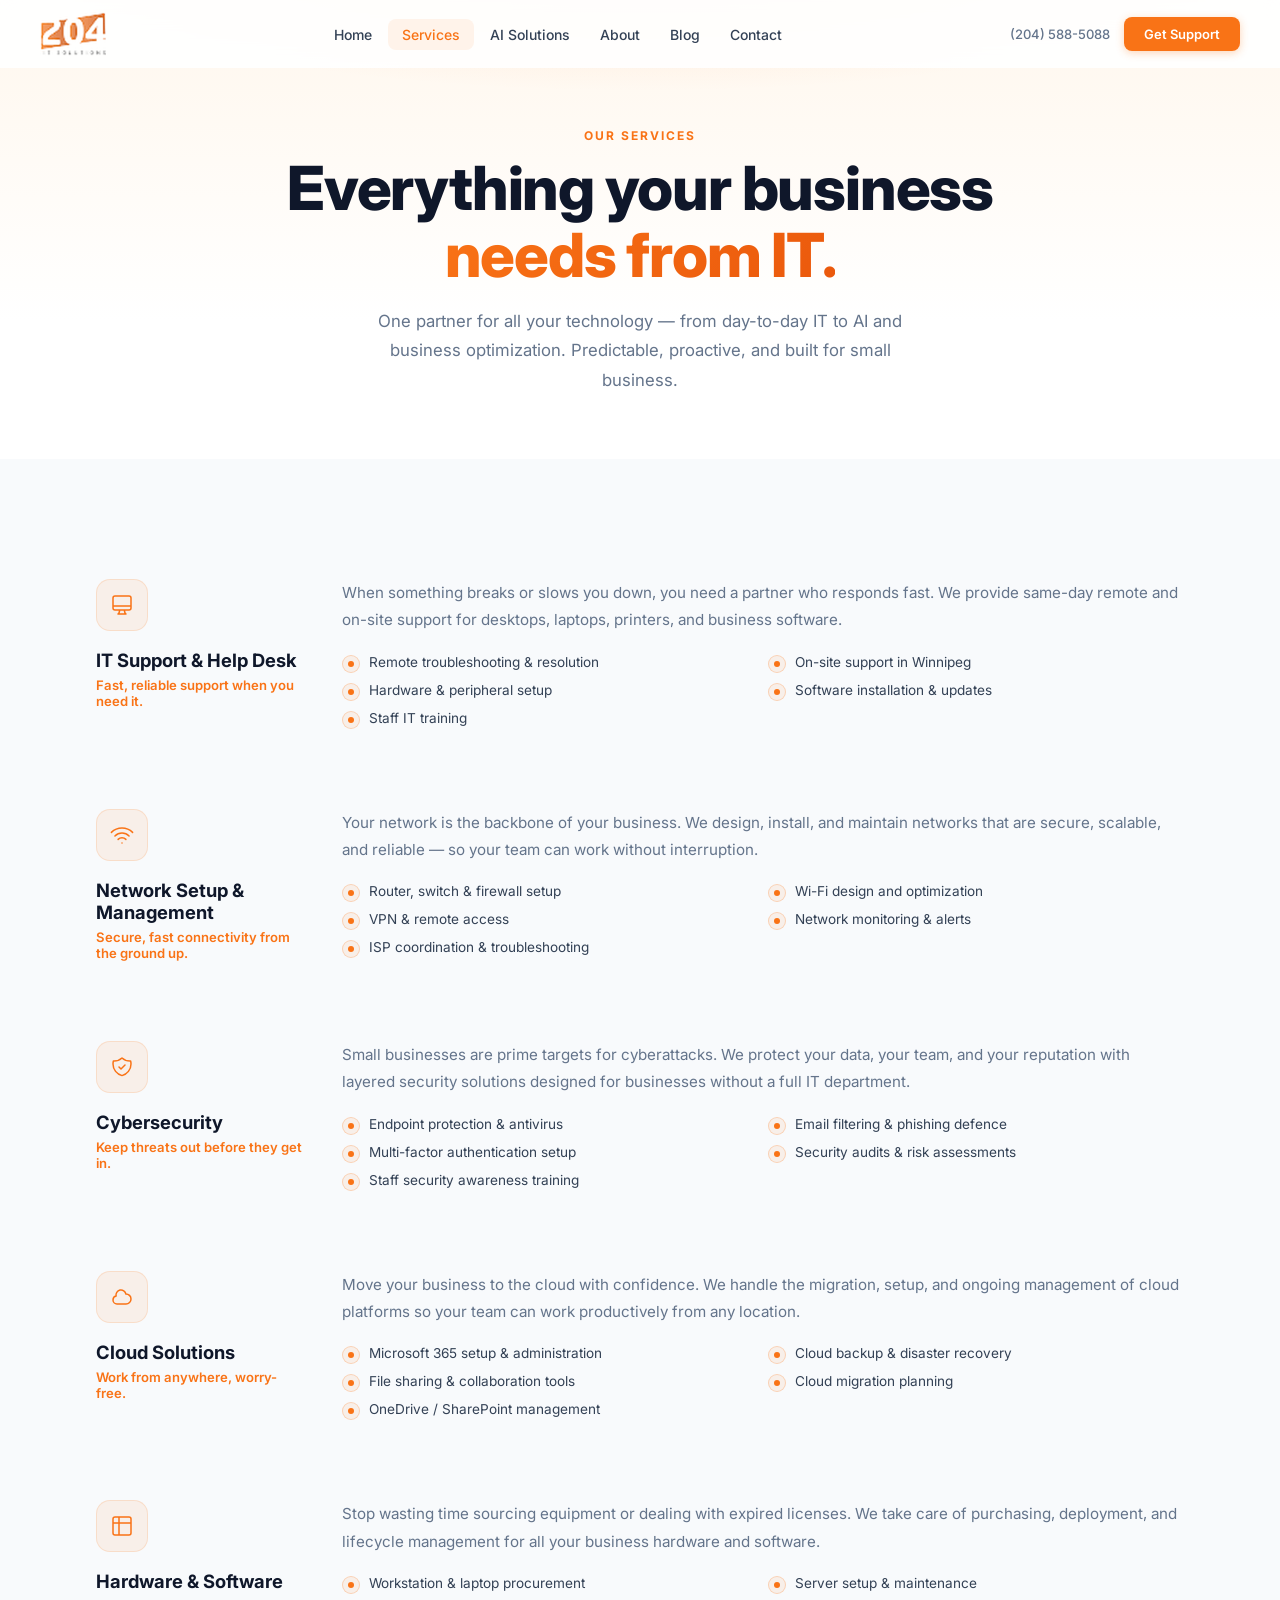
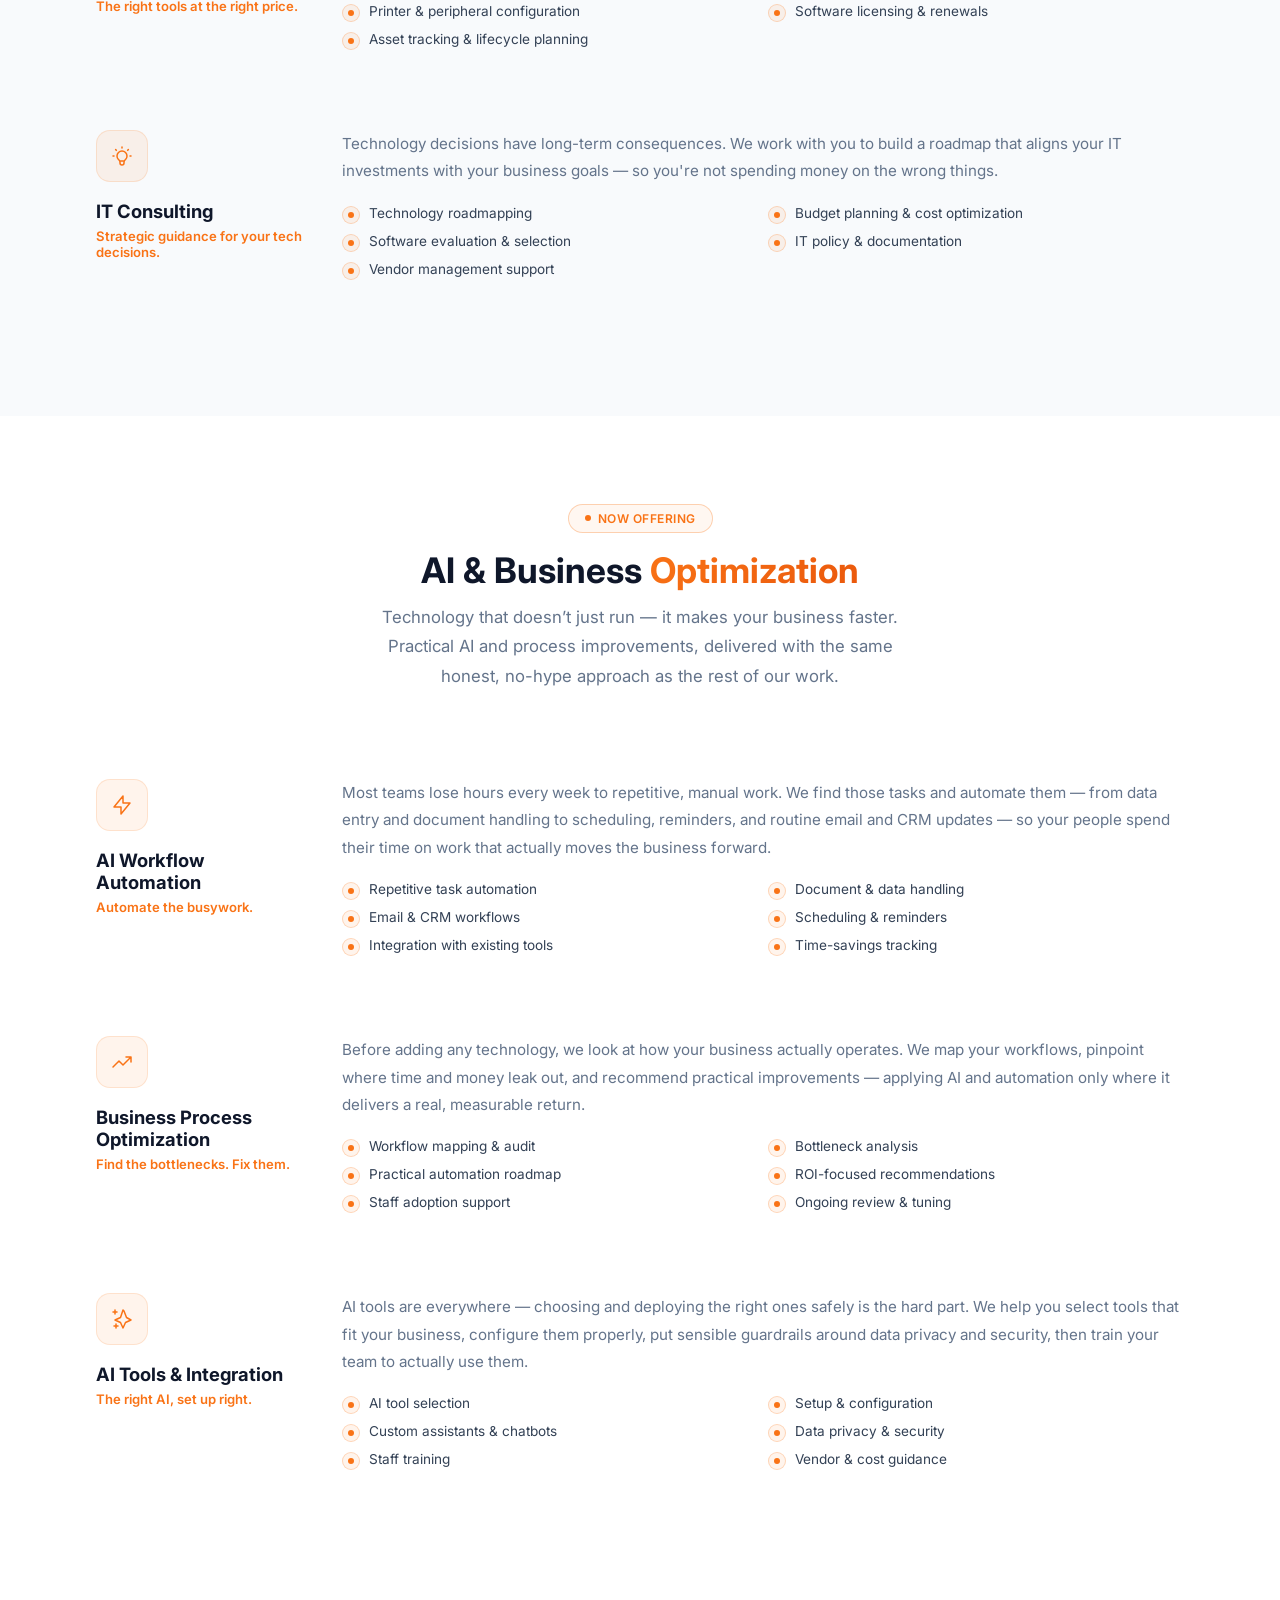
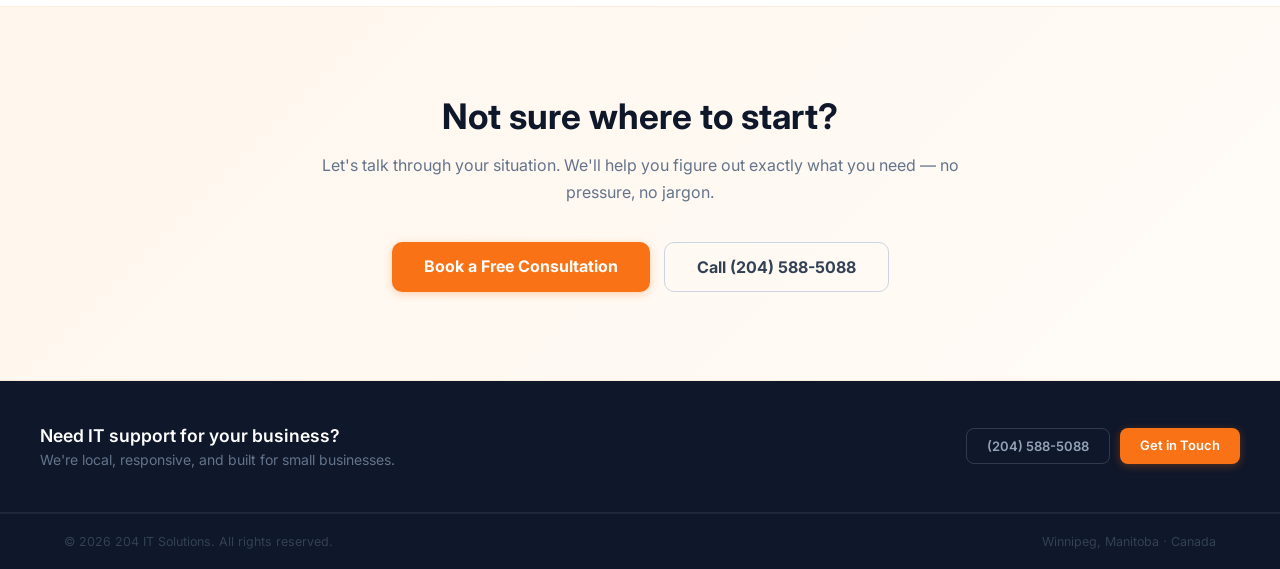
<file: services.html>
<!DOCTYPE html>
<html lang="en">
<head>
  <meta charset="UTF-8"/>
  <meta name="viewport" content="width=device-width, initial-scale=1.0"/>
  <title>IT Services in Winnipeg | 204 IT Solutions</title>
  <meta name="description" content="IT support, network management, cybersecurity, cloud solutions, and IT consulting for small businesses in Winnipeg. 204 IT Solutions."/>
  <link rel="stylesheet" href="css/style.css"/>
</head>
<body>
<nav id="navbar"><div class="nav-inner"><a href="/" class="logo"><img src="[data-uri]" alt="204 IT Solutions" style="height:44px;width:auto;"/></a><ul class="nav-links"><li><a href="/">Home</a></li><li><a href="services.html" class="active">Services</a></li><li><a href="services.html#ai">AI Solutions</a></li><li><a href="about.html">About</a></li><li><a href="blog/">Blog</a></li><li><a href="contact.html">Contact</a></li></ul><div class="nav-cta"><a href="tel:2045885088" class="nav-phone">(204) 588-5088</a><a href="contact.html" class="btn-primary">Get Support</a></div><button class="hamburger" id="hamburger"><svg width="20" height="20" fill="none" stroke="currentColor" viewBox="0 0 24 24"><path stroke-linecap="round" stroke-linejoin="round" stroke-width="2" d="M4 6h16M4 12h16M4 18h16"/></svg></button></div></nav>
<div class="mobile-menu" id="mobile-menu"><ul><li><a href="/">Home</a></li><li><a href="services.html" class="active">Services</a></li><li><a href="services.html#ai">AI Solutions</a></li><li><a href="about.html">About</a></li><li><a href="blog/">Blog</a></li><li><a href="contact.html">Contact</a></li><li><a href="contact.html" class="mobile-cta-link">Get Support — (204) 588-5088</a></li></ul></div>

<section class="page-header dot-grid" style="position:relative;overflow:hidden;">
  <div style="position:absolute;inset:0;background:radial-gradient(ellipse 80% 50% at 50% -10%,rgba(249,115,22,0.15) 0%,transparent 60%);pointer-events:none;"></div>
  <div class="container" style="position:relative;">
    <p class="label">Our Services</p>
    <h1>Everything your business<br><span class="gradient-text">needs from IT.</span></h1>
    <p class="sub" style="margin-top:12px;">One partner for all your technology &mdash; from day-to-day IT to AI and business optimization. Predictable, proactive, and built for small business.</p>
  </div>
</section>

<section class="section section-alt">
  <div class="container">

    <div class="glass svc-detail">
      <div class="svc-detail-inner">
        <div class="svc-detail-left">
          <div class="svc-icon"><svg fill="none" stroke="currentColor" viewBox="0 0 24 24"><path stroke-linecap="round" stroke-linejoin="round" stroke-width="1.5" d="M9.75 17L9 20l-1 1h8l-1-1-.75-3M3 13h18M5 17h14a2 2 0 002-2V5a2 2 0 00-2-2H5a2 2 0 00-2 2v10a2 2 0 002 2z"/></svg></div>
          <h2>IT Support & Help Desk</h2><p class="tagline">Fast, reliable support when you need it.</p>
        </div>
        <div class="svc-detail-right">
          <p>When something breaks or slows you down, you need a partner who responds fast. We provide same-day remote and on-site support for desktops, laptops, printers, and business software.</p>
          <ul class="feature-list"><li><span class="feature-dot"><span></span></span>Remote troubleshooting & resolution</li><li><span class="feature-dot"><span></span></span>On-site support in Winnipeg</li><li><span class="feature-dot"><span></span></span>Hardware & peripheral setup</li><li><span class="feature-dot"><span></span></span>Software installation & updates</li><li><span class="feature-dot"><span></span></span>Staff IT training</li></ul>
        </div>
      </div>
    </div>

    <div class="glass svc-detail">
      <div class="svc-detail-inner">
        <div class="svc-detail-left">
          <div class="svc-icon"><svg fill="none" stroke="currentColor" viewBox="0 0 24 24"><path stroke-linecap="round" stroke-linejoin="round" stroke-width="1.5" d="M8.111 16.404a5.5 5.5 0 017.778 0M12 20h.01m-7.08-7.071c3.904-3.905 10.236-3.905 14.141 0M1.394 9.393c5.857-5.857 15.355-5.857 21.213 0"/></svg></div>
          <h2>Network Setup & Management</h2><p class="tagline">Secure, fast connectivity from the ground up.</p>
        </div>
        <div class="svc-detail-right">
          <p>Your network is the backbone of your business. We design, install, and maintain networks that are secure, scalable, and reliable — so your team can work without interruption.</p>
          <ul class="feature-list"><li><span class="feature-dot"><span></span></span>Router, switch & firewall setup</li><li><span class="feature-dot"><span></span></span>Wi-Fi design and optimization</li><li><span class="feature-dot"><span></span></span>VPN & remote access</li><li><span class="feature-dot"><span></span></span>Network monitoring & alerts</li><li><span class="feature-dot"><span></span></span>ISP coordination & troubleshooting</li></ul>
        </div>
      </div>
    </div>

    <div class="glass svc-detail">
      <div class="svc-detail-inner">
        <div class="svc-detail-left">
          <div class="svc-icon"><svg fill="none" stroke="currentColor" viewBox="0 0 24 24"><path stroke-linecap="round" stroke-linejoin="round" stroke-width="1.5" d="M9 12l2 2 4-4m5.618-4.016A11.955 11.955 0 0112 2.944a11.955 11.955 0 01-8.618 3.04A12.02 12.02 0 003 9c0 5.591 3.824 10.29 9 11.622 5.176-1.332 9-6.03 9-11.622 0-1.042-.133-2.052-.382-3.016z"/></svg></div>
          <h2>Cybersecurity</h2><p class="tagline">Keep threats out before they get in.</p>
        </div>
        <div class="svc-detail-right">
          <p>Small businesses are prime targets for cyberattacks. We protect your data, your team, and your reputation with layered security solutions designed for businesses without a full IT department.</p>
          <ul class="feature-list"><li><span class="feature-dot"><span></span></span>Endpoint protection & antivirus</li><li><span class="feature-dot"><span></span></span>Email filtering & phishing defence</li><li><span class="feature-dot"><span></span></span>Multi-factor authentication setup</li><li><span class="feature-dot"><span></span></span>Security audits & risk assessments</li><li><span class="feature-dot"><span></span></span>Staff security awareness training</li></ul>
        </div>
      </div>
    </div>

    <div class="glass svc-detail">
      <div class="svc-detail-inner">
        <div class="svc-detail-left">
          <div class="svc-icon"><svg fill="none" stroke="currentColor" viewBox="0 0 24 24"><path stroke-linecap="round" stroke-linejoin="round" stroke-width="1.5" d="M3 15a4 4 0 004 4h9a5 5 0 10-.1-9.999 5.002 5.002 0 10-9.78 2.096A4.001 4.001 0 003 15z"/></svg></div>
          <h2>Cloud Solutions</h2><p class="tagline">Work from anywhere, worry-free.</p>
        </div>
        <div class="svc-detail-right">
          <p>Move your business to the cloud with confidence. We handle the migration, setup, and ongoing management of cloud platforms so your team can work productively from any location.</p>
          <ul class="feature-list"><li><span class="feature-dot"><span></span></span>Microsoft 365 setup & administration</li><li><span class="feature-dot"><span></span></span>Cloud backup & disaster recovery</li><li><span class="feature-dot"><span></span></span>File sharing & collaboration tools</li><li><span class="feature-dot"><span></span></span>Cloud migration planning</li><li><span class="feature-dot"><span></span></span>OneDrive / SharePoint management</li></ul>
        </div>
      </div>
    </div>

    <div class="glass svc-detail">
      <div class="svc-detail-inner">
        <div class="svc-detail-left">
          <div class="svc-icon"><svg fill="none" stroke="currentColor" viewBox="0 0 24 24"><path stroke-linecap="round" stroke-linejoin="round" stroke-width="1.5" d="M9 3H5a2 2 0 00-2 2v4m6-6h10a2 2 0 012 2v4M9 3v18m0 0h10a2 2 0 002-2V9M9 21H5a2 2 0 01-2-2V9m0 0h18"/></svg></div>
          <h2>Hardware & Software</h2><p class="tagline">The right tools at the right price.</p>
        </div>
        <div class="svc-detail-right">
          <p>Stop wasting time sourcing equipment or dealing with expired licenses. We take care of purchasing, deployment, and lifecycle management for all your business hardware and software.</p>
          <ul class="feature-list"><li><span class="feature-dot"><span></span></span>Workstation & laptop procurement</li><li><span class="feature-dot"><span></span></span>Server setup & maintenance</li><li><span class="feature-dot"><span></span></span>Printer & peripheral configuration</li><li><span class="feature-dot"><span></span></span>Software licensing & renewals</li><li><span class="feature-dot"><span></span></span>Asset tracking & lifecycle planning</li></ul>
        </div>
      </div>
    </div>

    <div class="glass svc-detail">
      <div class="svc-detail-inner">
        <div class="svc-detail-left">
          <div class="svc-icon"><svg fill="none" stroke="currentColor" viewBox="0 0 24 24"><path stroke-linecap="round" stroke-linejoin="round" stroke-width="1.5" d="M9.663 17h4.673M12 3v1m6.364 1.636l-.707.707M21 12h-1M4 12H3m3.343-5.657l-.707-.707m2.828 9.9a5 5 0 117.072 0l-.548.547A3.374 3.374 0 0014 18.469V19a2 2 0 11-4 0v-.531c0-.895-.356-1.754-.988-2.386l-.548-.547z"/></svg></div>
          <h2>IT Consulting</h2><p class="tagline">Strategic guidance for your tech decisions.</p>
        </div>
        <div class="svc-detail-right">
          <p>Technology decisions have long-term consequences. We work with you to build a roadmap that aligns your IT investments with your business goals — so you're not spending money on the wrong things.</p>
          <ul class="feature-list"><li><span class="feature-dot"><span></span></span>Technology roadmapping</li><li><span class="feature-dot"><span></span></span>Budget planning & cost optimization</li><li><span class="feature-dot"><span></span></span>Software evaluation & selection</li><li><span class="feature-dot"><span></span></span>IT policy & documentation</li><li><span class="feature-dot"><span></span></span>Vendor management support</li></ul>
        </div>
      </div>
    </div>

  </div>
</section>


<!-- AI & OPTIMIZATION -->
<section class="section" id="ai" style="scroll-margin-top:90px;">
  <div class="container">
    <div class="section-head">
      <div class="badge"><span class="badge-dot pulse"></span>Now Offering</div>
      <h2 style="margin-top:16px;">AI &amp; Business <span class="gradient-text">Optimization</span></h2>
      <p class="sub" style="margin-top:12px;">Technology that doesn&rsquo;t just run &mdash; it makes your business faster. Practical AI and process improvements, delivered with the same honest, no-hype approach as the rest of our work.</p>
    </div>

    <div class="glass svc-detail"><div class="svc-detail-inner"><div class="svc-detail-left"><div class="svc-icon"><svg fill="none" stroke="currentColor" viewBox="0 0 24 24"><path stroke-linecap="round" stroke-linejoin="round" stroke-width="1.5" d="M13 10V3L4 14h7v7l9-11h-7z"/></svg></div><h2>AI Workflow Automation</h2><p class="tagline">Automate the busywork.</p></div><div class="svc-detail-right"><p>Most teams lose hours every week to repetitive, manual work. We find those tasks and automate them &mdash; from data entry and document handling to scheduling, reminders, and routine email and CRM updates &mdash; so your people spend their time on work that actually moves the business forward.</p><ul class="feature-list"><li><span class="feature-dot"><span></span></span>Repetitive task automation</li><li><span class="feature-dot"><span></span></span>Document &amp; data handling</li><li><span class="feature-dot"><span></span></span>Email &amp; CRM workflows</li><li><span class="feature-dot"><span></span></span>Scheduling &amp; reminders</li><li><span class="feature-dot"><span></span></span>Integration with existing tools</li><li><span class="feature-dot"><span></span></span>Time-savings tracking</li></ul></div></div></div>

    <div class="glass svc-detail"><div class="svc-detail-inner"><div class="svc-detail-left"><div class="svc-icon"><svg fill="none" stroke="currentColor" viewBox="0 0 24 24"><path stroke-linecap="round" stroke-linejoin="round" stroke-width="1.5" d="M3 17l6-6 4 4 8-8m0 0h-5m5 0v5"/></svg></div><h2>Business Process Optimization</h2><p class="tagline">Find the bottlenecks. Fix them.</p></div><div class="svc-detail-right"><p>Before adding any technology, we look at how your business actually operates. We map your workflows, pinpoint where time and money leak out, and recommend practical improvements &mdash; applying AI and automation only where it delivers a real, measurable return.</p><ul class="feature-list"><li><span class="feature-dot"><span></span></span>Workflow mapping &amp; audit</li><li><span class="feature-dot"><span></span></span>Bottleneck analysis</li><li><span class="feature-dot"><span></span></span>Practical automation roadmap</li><li><span class="feature-dot"><span></span></span>ROI-focused recommendations</li><li><span class="feature-dot"><span></span></span>Staff adoption support</li><li><span class="feature-dot"><span></span></span>Ongoing review &amp; tuning</li></ul></div></div></div>

    <div class="glass svc-detail"><div class="svc-detail-inner"><div class="svc-detail-left"><div class="svc-icon"><svg fill="none" stroke="currentColor" viewBox="0 0 24 24"><path stroke-linecap="round" stroke-linejoin="round" stroke-width="1.5" d="M5 3v4M3 5h4M6 17v4m-2-2h4m6-15l2.5 6.5L21 13l-5.5 2.5L13 21l-2.5-5.5L5 13l5.5-2.5L13 3z"/></svg></div><h2>AI Tools &amp; Integration</h2><p class="tagline">The right AI, set up right.</p></div><div class="svc-detail-right"><p>AI tools are everywhere &mdash; choosing and deploying the right ones safely is the hard part. We help you select tools that fit your business, configure them properly, put sensible guardrails around data privacy and security, then train your team to actually use them.</p><ul class="feature-list"><li><span class="feature-dot"><span></span></span>AI tool selection</li><li><span class="feature-dot"><span></span></span>Setup &amp; configuration</li><li><span class="feature-dot"><span></span></span>Custom assistants &amp; chatbots</li><li><span class="feature-dot"><span></span></span>Data privacy &amp; security</li><li><span class="feature-dot"><span></span></span>Staff training</li><li><span class="feature-dot"><span></span></span>Vendor &amp; cost guidance</li></ul></div></div></div>
  </div>
</section>

<section class="section cta-band">
  <div class="container"><div class="cta-band-inner">
    <h2>Not sure where to start?</h2>
    <p>Let's talk through your situation. We'll help you figure out exactly what you need — no pressure, no jargon.</p>
    <div class="btn-row"><a href="contact.html" class="btn-primary btn-large">Book a Free Consultation</a><a href="tel:2045885088" class="btn-outline btn-large">Call (204) 588-5088</a></div>
  </div></div>
</section>

<footer>
  <div class="footer-cta"><div class="footer-cta-inner"><div><h3>Need IT support for your business?</h3><p>We're local, responsive, and built for small businesses.</p></div><div class="footer-cta-btns"><a href="tel:2045885088" class="btn-outline">(204) 588-5088</a><a href="contact.html" class="btn-primary">Get in Touch</a></div></div></div>
  <div class="footer-bottom"><div class="footer-bottom-inner"><p>© <span id="yr"></span> 204 IT Solutions. All rights reserved.</p><p>Winnipeg, Manitoba · Canada</p></div></div>
</footer>
<script src="js/main.js"></script>
<script>document.getElementById('yr').textContent = new Date().getFullYear();</script>
</body>
</html>
</file>
<file: css/style.css>
@import url('https://fonts.googleapis.com/css2?family=Inter:wght@300;400;500;600;700;800&display=swap');

*, *::before, *::after { box-sizing: border-box; margin: 0; padding: 0; }

:root {
  --bg:        #FFFFFF;
  --bg2:       #F8FAFC;
  --bg3:       #F1F5F9;
  --orange:    #F97316;
  --orange2:   #EA580C;
  --dark:      #0F172A;
  --mid:       #334155;
  --muted:     #64748B;
  --light:     #94A3B8;
  --border:    #E2E8F0;
  --border2:   #CBD5E1;
  --shadow:    0 1px 3px rgba(0,0,0,0.08), 0 4px 16px rgba(0,0,0,0.06);
  --shadow-lg: 0 4px 24px rgba(0,0,0,0.1);
}

html { scroll-behavior: smooth; font-size: 16px; }

body {
  font-family: 'Inter', system-ui, sans-serif;
  background: var(--bg);
  color: var(--dark);
  -webkit-font-smoothing: antialiased;
  overflow-x: hidden;
}

a { color: inherit; text-decoration: none; }

::-webkit-scrollbar { width: 5px; }
::-webkit-scrollbar-track { background: var(--bg2); }
::-webkit-scrollbar-thumb { background: #CBD5E1; border-radius: 3px; }
::selection { background: rgba(249,115,22,0.15); }

/* ── NAV ── */
nav {
  position: fixed; top: 0; left: 0; right: 0; z-index: 100;
  height: 68px; display: flex; align-items: center; padding: 0 2rem;
  transition: all .3s; background: rgba(255,255,255,0.9);
  backdrop-filter: blur(12px); border-bottom: 1px solid transparent;
}
nav.scrolled { border-bottom-color: var(--border); box-shadow: var(--shadow); background: rgba(255,255,255,0.98); }
.nav-inner { max-width: 1200px; width: 100%; margin: 0 auto; display: flex; align-items: center; justify-content: space-between; }
.logo { display: flex; align-items: center; }
.logo img { height: 42px; width: auto; }
.nav-links { display: flex; gap: 2px; list-style: none; }
.nav-links a { padding: 7px 14px; border-radius: 8px; font-size: 14px; font-weight: 500; color: var(--mid); transition: all .2s; }
.nav-links a:hover { color: var(--dark); background: var(--bg3); }
.nav-links a.active { color: var(--orange); background: rgba(249,115,22,0.08); }
.nav-cta { display: flex; align-items: center; gap: 14px; }
.nav-phone { font-size: 13px; color: var(--muted); font-weight: 500; }
.nav-phone:hover { color: var(--dark); }
.btn-primary { padding: 9px 20px; background: var(--orange); color: #fff; border-radius: 8px; font-size: 13px; font-weight: 600; border: none; cursor: pointer; transition: all .2s; box-shadow: 0 2px 8px rgba(249,115,22,0.3); display: inline-block; }
.btn-primary:hover { background: var(--orange2); box-shadow: 0 4px 16px rgba(249,115,22,0.4); transform: translateY(-1px); }
.btn-outline { padding: 9px 20px; background: transparent; color: var(--mid); border: 1.5px solid var(--border2); border-radius: 8px; font-size: 13px; font-weight: 600; cursor: pointer; transition: all .2s; display: inline-block; }
.btn-outline:hover { color: var(--orange); border-color: var(--orange); background: rgba(249,115,22,0.04); }
.hamburger { display: none; background: none; border: none; color: var(--muted); cursor: pointer; padding: 6px; }
.mobile-menu { display: none; position: fixed; top: 68px; left: 0; right: 0; z-index: 99; background: #fff; border-bottom: 1px solid var(--border); box-shadow: var(--shadow-lg); padding: 12px 24px 16px; }
.mobile-menu.open { display: block; }
.mobile-menu ul { list-style: none; display: flex; flex-direction: column; gap: 4px; }
.mobile-menu a { display: block; padding: 10px 14px; border-radius: 8px; font-size: 14px; font-weight: 500; color: var(--mid); transition: all .2s; }
.mobile-menu a:hover { color: var(--dark); background: var(--bg3); }
.mobile-cta-link { display: block; margin-top: 10px; padding: 12px; background: var(--orange); color: #fff !important; border-radius: 8px; text-align: center; font-weight: 600; font-size: 14px; }

/* ── UTILITIES ── */
.container { max-width: 1200px; margin: 0 auto; padding: 0 24px; }
.section { padding: 88px 0; }
.section-alt { background: var(--bg2); }
.dot-grid { background-image: radial-gradient(#E2E8F0 1.5px, transparent 1.5px); background-size: 28px 28px; }
.gradient-text { background: linear-gradient(135deg, var(--orange) 0%, var(--orange2) 100%); -webkit-background-clip: text; -webkit-text-fill-color: transparent; background-clip: text; }
.card { background: #fff; border: 1px solid var(--border); border-radius: 14px; box-shadow: var(--shadow); transition: all .25s; }
.card:hover { border-color: rgba(249,115,22,0.3); box-shadow: var(--shadow-lg); }
.badge { display: inline-flex; align-items: center; gap: 7px; padding: 6px 16px; border-radius: 99px; border: 1px solid rgba(249,115,22,0.3); background: rgba(249,115,22,0.06); color: var(--orange); font-size: 12px; font-weight: 600; letter-spacing: .5px; text-transform: uppercase; }
.badge-dot { width: 6px; height: 6px; background: var(--orange); border-radius: 50%; }
.badge-dot.pulse { animation: pulse 2s infinite; }
@keyframes pulse { 0%,100%{opacity:1} 50%{opacity:.4} }
.label { color: var(--orange); font-size: 12px; font-weight: 700; letter-spacing: 2px; text-transform: uppercase; margin-bottom: 12px; }
h1 { font-size: clamp(2.2rem,5vw,3.8rem); font-weight: 800; line-height: 1.1; letter-spacing: -.02em; color: var(--dark); }
h2 { font-size: clamp(1.6rem,3vw,2.2rem); font-weight: 700; line-height: 1.2; color: var(--dark); }
h3 { font-size: 1.05rem; font-weight: 600; color: var(--dark); }
.sub { color: var(--muted); font-size: 1.05rem; line-height: 1.75; max-width: 560px; margin: 0 auto; }
.section-head { text-align: center; margin-bottom: 56px; }

/* ── HERO ── */
.hero { min-height: 100vh; display: flex; align-items: center; justify-content: center; padding: 110px 24px 72px; position: relative; overflow: hidden; background: linear-gradient(180deg, #FFF7ED 0%, #FFFFFF 60%); }
.hero-content { text-align: center; max-width: 800px; position: relative; z-index: 1; }
.hero h1 { margin: 24px 0 20px; }
.hero .sub { font-size: 1.15rem; margin-bottom: 40px; }
.hero-btns { display: flex; gap: 14px; justify-content: center; flex-wrap: wrap; }
.hero-btns a { display: inline-block; }
.stats-row { display: grid; grid-template-columns: repeat(4,1fr); border: 1px solid var(--border); border-radius: 16px; overflow: hidden; margin-top: 72px; background: #fff; box-shadow: var(--shadow); }
.stat { padding: 28px 20px; text-align: center; border-right: 1px solid var(--border); }
.stat:last-child { border-right: none; }
.stat-val { font-size: 2rem; font-weight: 800; display: block; margin-bottom: 5px; }
.stat-label { color: var(--light); font-size: 11px; font-weight: 600; text-transform: uppercase; letter-spacing: 1px; }

/* ── SERVICES ── */
.services-grid { display: grid; grid-template-columns: repeat(3,1fr); gap: 20px; }
.svc-card { padding: 28px; transition: all .25s; }
.svc-card:hover { transform: translateY(-4px); }
.svc-icon { width: 52px; height: 52px; border-radius: 14px; background: rgba(249,115,22,0.08); border: 1px solid rgba(249,115,22,0.15); display: flex; align-items: center; justify-content: center; color: var(--orange); margin-bottom: 18px; }
.svc-icon svg { width: 24px; height: 24px; }
.svc-card p { color: var(--muted); font-size: .9rem; line-height: 1.65; margin-top: 8px; }
.svc-detail { padding: 32px; margin-bottom: 16px; transition: all .25s; }
.svc-detail:hover { border-color: rgba(249,115,22,0.25); box-shadow: var(--shadow-lg); }
.svc-detail-inner { display: flex; gap: 36px; }
.svc-detail-left { flex-shrink: 0; width: 210px; }
.svc-detail-left h2 { font-size: 1.15rem; margin: 14px 0 6px; }
.svc-detail-left .tagline { color: var(--orange); font-size: .82rem; font-weight: 600; }
.svc-detail-right p { color: var(--muted); line-height: 1.8; margin-bottom: 20px; font-size: .95rem; }
.feature-list { display: grid; grid-template-columns: 1fr 1fr; gap: 9px; list-style: none; }
.feature-list li { display: flex; align-items: flex-start; gap: 9px; font-size: .85rem; color: var(--mid); }
.feature-dot { width: 18px; height: 18px; border-radius: 50%; flex-shrink: 0; margin-top: 1px; background: rgba(249,115,22,0.08); border: 1px solid rgba(249,115,22,0.25); display: flex; align-items: center; justify-content: center; }
.feature-dot span { width: 6px; height: 6px; background: var(--orange); border-radius: 50%; display: block; }

/* ── WHY US ── */
.why-grid { display: grid; grid-template-columns: 1fr 1fr; gap: 64px; align-items: center; }
.why-cards { display: grid; grid-template-columns: 1fr 1fr; gap: 16px; }
.why-card { padding: 22px; }
.why-dot { width: 36px; height: 36px; border-radius: 10px; background: rgba(249,115,22,0.08); border: 1px solid rgba(249,115,22,0.15); display: flex; align-items: center; justify-content: center; margin-bottom: 14px; }
.why-dot span { width: 10px; height: 10px; background: var(--orange); border-radius: 50%; display: block; }
.why-card h4 { font-size: .95rem; font-weight: 600; margin-bottom: 7px; }
.why-card p { color: var(--muted); font-size: .85rem; line-height: 1.65; }
.why-text p { color: var(--muted); line-height: 1.8; margin-bottom: 28px; margin-top: 16px; }
.text-link { color: var(--orange); font-size: .9rem; font-weight: 600; display: inline-flex; align-items: center; gap: 6px; transition: all .2s; }
.text-link:hover { color: var(--orange2); gap: 10px; }

/* ── CTA BAND ── */
.cta-band { background: linear-gradient(135deg, #FFF7ED 0%, #FFFBF7 100%); border-top: 1px solid rgba(249,115,22,0.1); border-bottom: 1px solid rgba(249,115,22,0.1); }
.cta-band-inner { text-align: center; max-width: 640px; margin: 0 auto; }
.cta-band h2 { margin-bottom: 14px; }
.cta-band p { color: var(--muted); margin-bottom: 36px; line-height: 1.7; }
.cta-band p a { color: var(--orange); font-weight: 600; }
.btn-row { display: flex; gap: 14px; justify-content: center; flex-wrap: wrap; }
.btn-large { padding: 14px 32px; font-size: 1rem; font-weight: 700; border-radius: 10px; display: inline-block; transition: all .2s; }

/* ── PAGE HEADER ── */
.page-header { padding: 128px 24px 64px; text-align: center; background: linear-gradient(180deg, #FFF7ED 0%, #FFFFFF 70%); position: relative; overflow: hidden; }
.page-header h1 { margin: 12px 0 18px; }

/* ── ABOUT ── */
.about-grid { display: grid; grid-template-columns: 1fr 1fr; gap: 56px; align-items: center; }
.about-stats-card { padding: 32px; }
.about-stat-grid { display: grid; grid-template-columns: 1fr 1fr; gap: 16px; }
.about-stat { text-align: center; padding: 18px; background: var(--bg2); border: 1px solid var(--border); border-radius: 12px; }
.about-stat .val { font-size: 1.9rem; font-weight: 800; display: block; margin-bottom: 5px; }
.about-stat .lbl { color: var(--muted); font-size: .78rem; line-height: 1.4; }
.status-bar { display: flex; align-items: center; gap: 8px; margin-top: 18px; padding: 12px 16px; background: #F0FDF4; border: 1px solid #BBF7D0; border-radius: 10px; }
.green-dot { width: 8px; height: 8px; background: #22C55E; border-radius: 50%; animation: pulse 2s infinite; }
.status-text { color: #16A34A; font-size: .82rem; font-weight: 600; }
.status-phone { color: var(--muted); font-size: .82rem; margin-left: auto; }
.values-grid { display: grid; grid-template-columns: repeat(4,1fr); gap: 16px; }
.value-card { padding: 26px; text-align: center; }
.value-icon { width: 44px; height: 44px; border-radius: 50%; background: rgba(249,115,22,0.08); border: 1px solid rgba(249,115,22,0.15); display: flex; align-items: center; justify-content: center; margin: 0 auto 14px; }
.value-icon span { width: 12px; height: 12px; background: var(--orange); border-radius: 50%; display: block; }
.value-card h4 { font-size: .95rem; margin-bottom: 9px; }
.value-card p { color: var(--muted); font-size: .84rem; line-height: 1.65; }
.process-grid { display: grid; grid-template-columns: repeat(4,1fr); gap: 16px; }
.process-card { padding: 26px; }
.step-num { font-size: 2.5rem; font-weight: 800; color: rgba(249,115,22,0.2); font-family: monospace; margin-bottom: 10px; display: block; }
.process-card h4 { font-size: .95rem; margin-bottom: 9px; }
.process-card p { color: var(--muted); font-size: .84rem; line-height: 1.65; }

/* ── CONTACT ── */
.contact-grid { display: grid; grid-template-columns: 1fr 1fr; gap: 48px; }
.contact-methods { display: flex; flex-direction: column; gap: 14px; margin-bottom: 20px; }
.contact-card { display: flex; align-items: flex-start; gap: 16px; padding: 18px; }
.contact-icon { width: 42px; height: 42px; border-radius: 12px; background: rgba(249,115,22,0.08); border: 1px solid rgba(249,115,22,0.15); display: flex; align-items: center; justify-content: center; color: var(--orange); flex-shrink: 0; }
.contact-icon svg { width: 18px; height: 18px; }
.contact-lbl { color: var(--light); font-size: 11px; font-weight: 600; text-transform: uppercase; letter-spacing: 1px; margin-bottom: 3px; }
.contact-val { color: var(--dark); font-weight: 600; font-size: .95rem; transition: color .2s; }
a.contact-val:hover { color: var(--orange); }
.contact-desc { color: var(--muted); font-size: .8rem; margin-top: 2px; }
.hours-card { padding: 24px; }
.hours-card h4 { font-size: .78rem; font-weight: 700; text-transform: uppercase; letter-spacing: 1.2px; color: var(--muted); margin-bottom: 14px; }
.hours-row { display: flex; justify-content: space-between; font-size: .87rem; padding: 7px 0; border-bottom: 1px solid var(--bg3); }
.hours-row:last-of-type { border-bottom: none; }
.hours-row span:first-child { color: var(--muted); }
.hours-row span:last-child { color: var(--dark); font-weight: 500; }
.form-card { padding: 36px; }
.form-card h3 { margin-bottom: 26px; }
.form-group { margin-bottom: 16px; }
.form-row { display: grid; grid-template-columns: 1fr 1fr; gap: 14px; margin-bottom: 16px; }
label { display: block; color: var(--mid); font-size: .82rem; font-weight: 600; margin-bottom: 6px; }
input, select, textarea { width: 100%; padding: 11px 14px; background: var(--bg); color: var(--dark); border: 1.5px solid var(--border); border-radius: 9px; font-size: .875rem; font-family: inherit; transition: all .2s; outline: none; }
input:focus, select:focus, textarea:focus { border-color: var(--orange); box-shadow: 0 0 0 3px rgba(249,115,22,0.1); }
select { appearance: none; color: var(--mid); }
textarea { resize: none; }
.form-note { text-align: center; color: var(--light); font-size: .78rem; margin-top: 12px; }
.form-note a { color: var(--orange); }

/* ── BLOG ── */
.blog-grid { display: grid; grid-template-columns: repeat(3,1fr); gap: 20px; }
.blog-card { padding: 24px; display: flex; flex-direction: column; gap: 14px; transition: all .25s; cursor: pointer; }
.blog-card:hover { transform: translateY(-4px); box-shadow: var(--shadow-lg); border-color: rgba(249,115,22,0.25) !important; }
.kw-badge { display: inline-flex; align-items: center; gap: 6px; padding: 4px 10px; border-radius: 99px; background: rgba(249,115,22,0.07); border: 1px solid rgba(249,115,22,0.2); color: var(--orange); font-size: 11px; font-weight: 600; width: fit-content; }
.kw-dot { width: 5px; height: 5px; background: var(--orange); border-radius: 50%; display: block; }
.blog-card h3 { font-size: 1rem; line-height: 1.5; color: var(--dark); transition: color .2s; }
.blog-card:hover h3 { color: var(--orange); }
.blog-card .excerpt { color: var(--muted); font-size: .875rem; line-height: 1.65; flex: 1; display: -webkit-box; -webkit-line-clamp: 3; -webkit-box-orient: vertical; overflow: hidden; }
.blog-meta { display: flex; justify-content: space-between; align-items: center; padding-top: 14px; border-top: 1px solid var(--border); }
.blog-date { color: var(--light); font-size: .78rem; }
.read-link { color: var(--orange); font-size: .78rem; font-weight: 600; display: flex; align-items: center; gap: 4px; }
.empty-state { text-align: center; padding: 80px 20px; }
.empty-icon { width: 64px; height: 64px; border-radius: 16px; background: rgba(249,115,22,0.07); border: 1px solid rgba(249,115,22,0.15); display: flex; align-items: center; justify-content: center; margin: 0 auto 20px; color: var(--orange); }
.empty-icon svg { width: 28px; height: 28px; }
.loading { text-align: center; padding: 60px; color: var(--muted); }
.spinner { width: 32px; height: 32px; border: 2.5px solid var(--border); border-top-color: var(--orange); border-radius: 50%; animation: spin .8s linear infinite; margin: 0 auto 14px; }
@keyframes spin { to { transform: rotate(360deg); } }

/* ── SINGLE POST ── */
.post-header { padding: 120px 24px 48px; background: linear-gradient(180deg, #FFF7ED 0%, #fff 70%); }
.breadcrumb { display: flex; align-items: center; gap: 8px; font-size: .82rem; color: var(--light); margin-bottom: 24px; }
.breadcrumb a:hover { color: var(--muted); }
.post-kw { display: inline-flex; align-items: center; gap: 6px; padding: 4px 12px; border-radius: 99px; background: rgba(249,115,22,0.07); border: 1px solid rgba(249,115,22,0.2); color: var(--orange); font-size: .78rem; font-weight: 600; margin-bottom: 18px; }
.post-title { max-width: 760px; margin-bottom: 20px; }
.post-meta { display: flex; gap: 20px; padding-bottom: 24px; border-bottom: 1px solid var(--border); }
.post-meta span { display: flex; align-items: center; gap: 6px; color: var(--muted); font-size: .82rem; }
.post-meta svg { width: 14px; height: 14px; }
.post-body { max-width: 760px; margin: 0 auto; padding: 44px 24px; }
.prose { color: var(--mid); line-height: 1.85; font-size: 1.05rem; }
.prose h1,.prose h2,.prose h3,.prose h4 { color: var(--dark); font-weight: 700; margin: 2rem 0 .75rem; }
.prose h2 { font-size: 1.4rem; border-bottom: 1px solid var(--border); padding-bottom: .5rem; }
.prose h3 { font-size: 1.15rem; }
.prose p { margin-bottom: 1.25rem; }
.prose ul,.prose ol { margin: 1rem 0 1.25rem 1.5rem; }
.prose li { margin-bottom: .4rem; }
.prose strong { color: var(--dark); }
.prose code { background: rgba(249,115,22,0.07); border: 1px solid rgba(249,115,22,0.2); border-radius: 5px; padding: .1em .4em; font-size: .875em; color: var(--orange2); }
.prose pre { background: var(--bg2); border: 1px solid var(--border); border-radius: 10px; padding: 1.25rem; overflow-x: auto; margin: 1.5rem 0; }
.prose pre code { background: none; border: none; padding: 0; }
.prose blockquote { border-left: 3px solid var(--orange); padding-left: 1rem; color: var(--muted); font-style: italic; margin: 1.5rem 0; }
.tags { margin-top: 40px; padding-top: 24px; border-top: 1px solid var(--border); }
.tags-label { color: var(--light); font-size: .75rem; font-weight: 600; text-transform: uppercase; letter-spacing: 1px; margin-bottom: 10px; }
.tags-list { display: flex; flex-wrap: wrap; gap: 8px; }
.tag { padding: 4px 12px; font-size: .78rem; border-radius: 99px; border: 1px solid var(--border2); color: var(--muted); background: var(--bg2); }
.post-cta { max-width: 760px; margin: 0 auto; padding: 0 24px 60px; }
.post-cta-card { padding: 36px; text-align: center; }
.post-cta-card h3 { margin-bottom: 10px; }
.post-cta-card p { color: var(--muted); font-size: .9rem; margin-bottom: 26px; max-width: 420px; margin-left: auto; margin-right: auto; }
.back-link { text-align: center; padding-bottom: 40px; }
.back-link a { color: var(--muted); font-size: .85rem; display: inline-flex; align-items: center; gap: 6px; transition: color .2s; }
.back-link a:hover { color: var(--dark); }

/* ── FOOTER ── */
footer { background: var(--dark); color: #94A3B8; }
.footer-cta { padding: 44px 24px; border-bottom: 1px solid rgba(255,255,255,0.08); }
.footer-cta-inner { max-width: 1200px; margin: 0 auto; display: flex; align-items: center; justify-content: space-between; gap: 24px; flex-wrap: wrap; }
.footer-cta h3 { font-size: 1.1rem; margin-bottom: 5px; color: #fff; }
.footer-cta p { color: #64748B; font-size: .875rem; }
.footer-cta-btns { display: flex; gap: 10px; flex-shrink: 0; }
.footer-cta .btn-outline { color: #94A3B8; border-color: rgba(255,255,255,0.15); }
.footer-cta .btn-outline:hover { color: #fff; border-color: var(--orange); background: rgba(249,115,22,0.1); }
.footer-main { max-width: 1200px; margin: 0 auto; padding: 52px 24px; display: grid; grid-template-columns: 1.2fr 1fr 1fr 1fr; gap: 40px; }
.footer-brand p { color: #475569; font-size: .875rem; line-height: 1.7; margin-top: 16px; }
.footer-brand img { filter: brightness(0) invert(1); height: 40px; }
.footer-phone { color: var(--orange); font-size: .875rem; font-weight: 600; margin-top: 14px; display: block; }
.footer-phone:hover { color: var(--orange2); }
.footer-col h5 { color: #94A3B8; font-size: .75rem; font-weight: 600; text-transform: uppercase; letter-spacing: 1.5px; margin-bottom: 18px; }
.footer-col ul { list-style: none; display: flex; flex-direction: column; gap: 10px; }
.footer-col a { color: #475569; font-size: .875rem; transition: color .2s; }
.footer-col a:hover { color: #94A3B8; }
.footer-bottom { border-top: 1px solid rgba(255,255,255,0.06); }
.footer-bottom-inner { max-width: 1200px; margin: 0 auto; padding: 20px 24px; display: flex; justify-content: space-between; align-items: center; gap: 10px; flex-wrap: wrap; }
.footer-bottom p { color: #334155; font-size: .78rem; }
.fb-link { display: inline-flex; align-items: center; gap: 6px; color: #334155; font-size: .82rem; transition: color .2s; margin-top: 10px; }
.fb-link:hover { color: var(--orange); }

/* ── RESPONSIVE ── */
@media (max-width: 900px) {
  .nav-links, .nav-cta { display: none; }
  .hamburger { display: block; }
  .stats-row { grid-template-columns: repeat(2,1fr); }
  .services-grid, .why-grid, .values-grid, .process-grid, .blog-grid { grid-template-columns: 1fr 1fr; }
  .about-grid, .contact-grid { grid-template-columns: 1fr; }
  .svc-detail-inner { flex-direction: column; }
  .svc-detail-left { width: 100%; }
  .footer-main { grid-template-columns: 1fr 1fr; }
}
@media (max-width: 600px) {
  .services-grid, .why-cards, .values-grid, .process-grid, .blog-grid, .feature-list { grid-template-columns: 1fr; }
  .stats-row { grid-template-columns: repeat(2,1fr); }
  .form-row { grid-template-columns: 1fr; }
  .footer-main { grid-template-columns: 1fr; }
  .hero-btns, .btn-row, .footer-cta-btns { flex-direction: column; align-items: center; }
  h1 { font-size: 2rem; }
}
</file>
